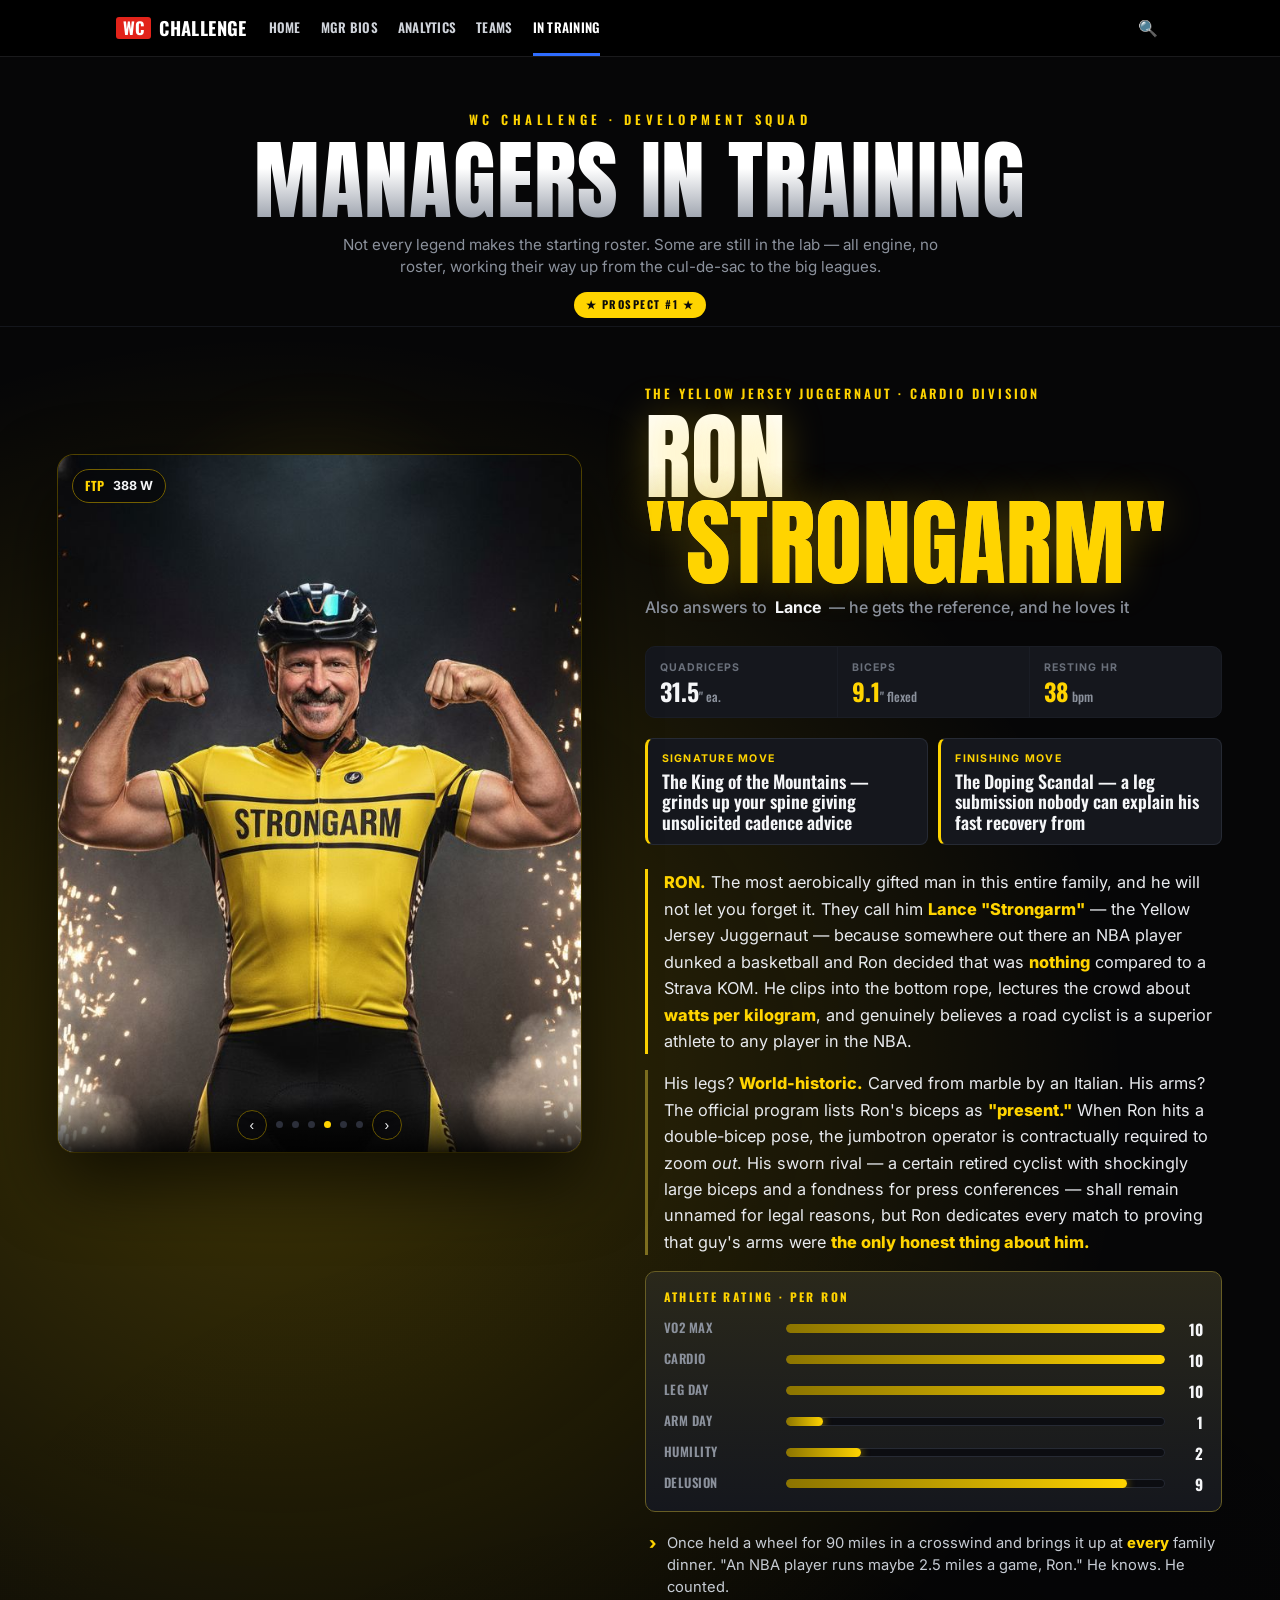
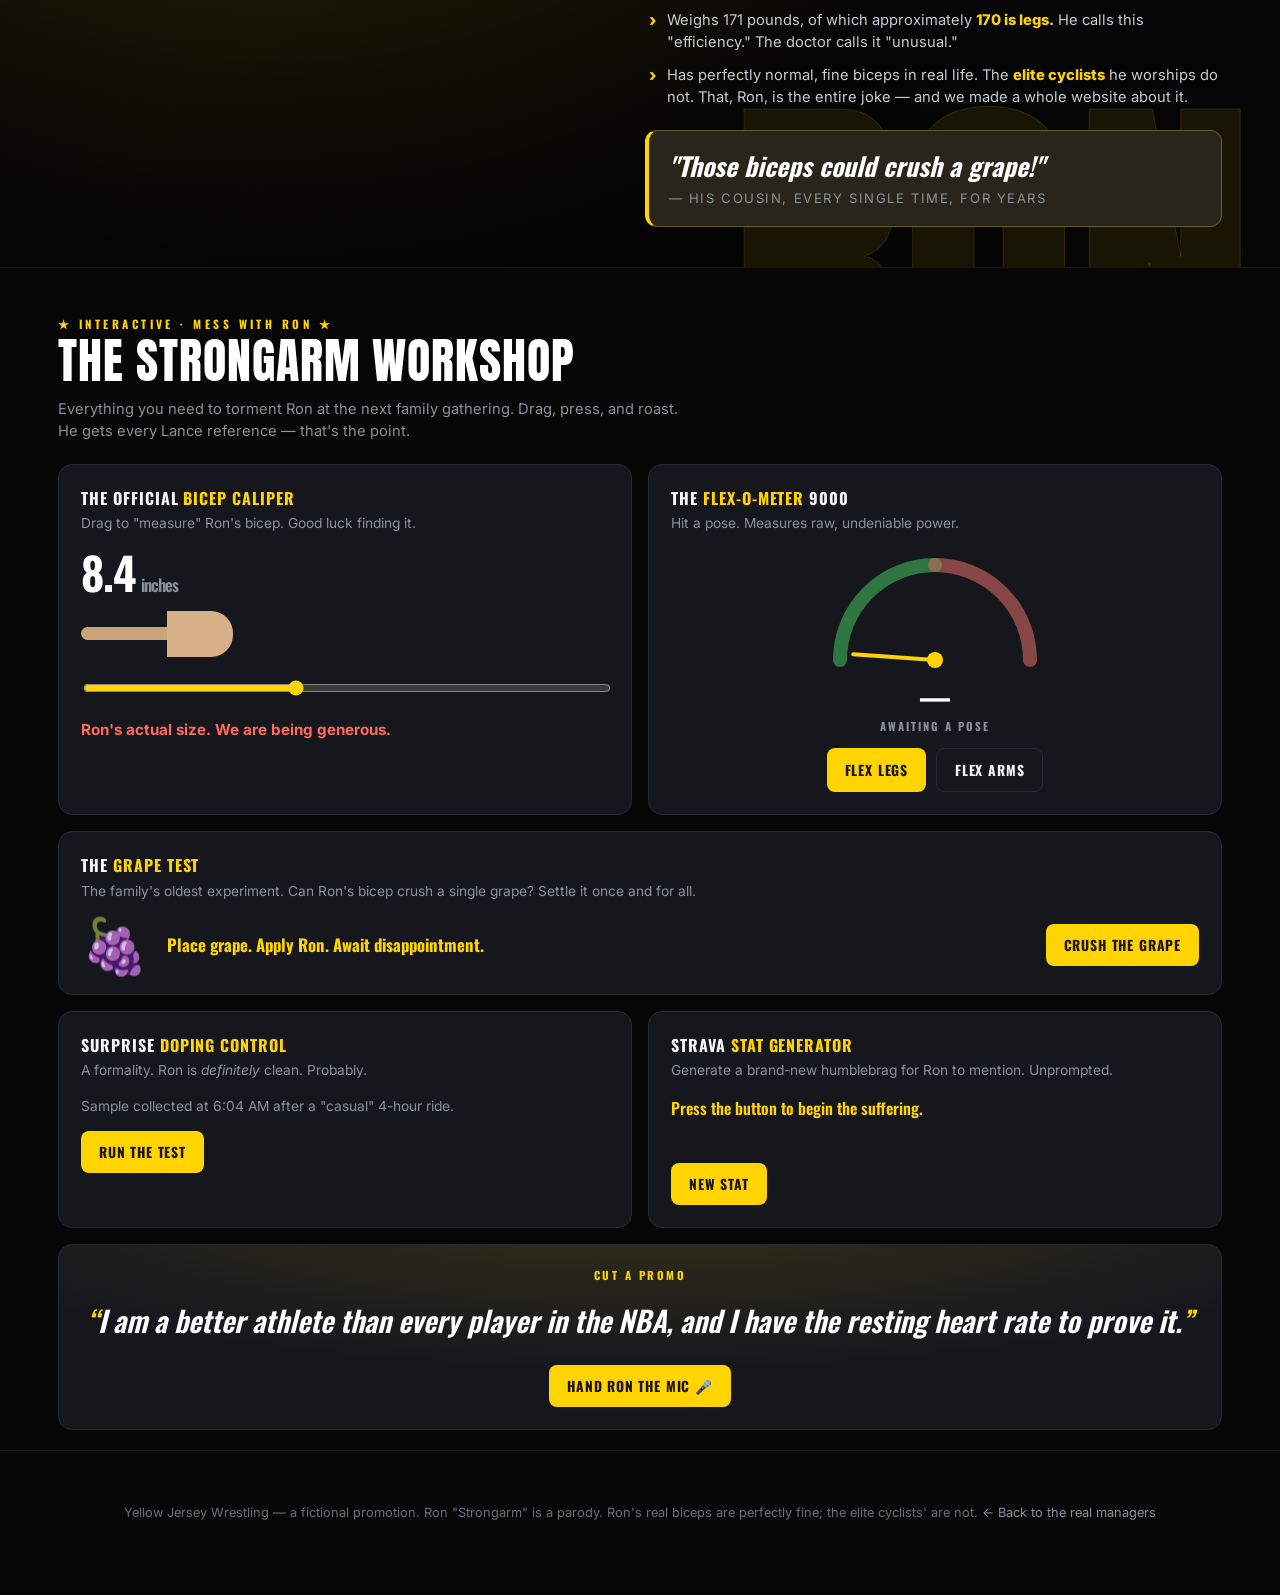
<file: site/training.html>
<!DOCTYPE html>
<html lang="en">
<head>
  <meta charset="UTF-8" />
  <meta name="viewport" content="width=device-width, initial-scale=1.0" />
  <title>WC Challenge — Managers in Training</title>
  <meta name="description" content="The development squad. One man. One bicep. A dream. Meet Ron 'Strongarm', the Yellow Jersey Juggernaut." />
  <link rel="icon" href="data:image/svg+xml,%3Csvg xmlns='http://www.w3.org/2000/svg' viewBox='0 0 32 32'%3E%3Crect width='32' height='32' rx='5' fill='%23e2231a'/%3E%3Ctext x='16' y='22' font-family='Arial,sans-serif' font-size='15' font-weight='bold' text-anchor='middle' fill='white'%3EWC%3C/text%3E%3C/svg%3E" />
  <link rel="preconnect" href="https://fonts.googleapis.com" />
  <link rel="preconnect" href="https://fonts.gstatic.com" crossorigin />
  <link href="https://fonts.googleapis.com/css2?family=Oswald:wght@500;600;700&family=Anton&family=Inter:wght@400;500;600;700;800&display=swap" rel="stylesheet" />
  <link rel="stylesheet" href="style.css" />

  <style>
    /* ============================================================
       MANAGERS IN TRAINING — Ron "Strongarm", on the WC dark theme.
       Reuses the shared topbar/flags from style.css; --c is his
       cycling yellow, echoing the bios page's owner-color system.
       ============================================================ */
    body { background: #060607; }
    :root { --c: #ffd400; }

    /* ---- page intro ---- */
    .train-hero { max-width: 1200px; margin: 0 auto; padding: 54px 18px 8px; text-align: center; }
    .train-hero .kicker {
      font-family: "Oswald", sans-serif; text-transform: uppercase; letter-spacing: .35em;
      font-size: .8rem; color: var(--c); font-weight: 600;
    }
    .train-hero h1 {
      font-family: "Anton", "Oswald", sans-serif; font-weight: 400;
      font-size: clamp(2.6rem, 8vw, 5.5rem); line-height: .92; margin: .12em 0 .15em;
      letter-spacing: .01em; text-transform: uppercase;
      background: linear-gradient(180deg, #fff 35%, #9aa0ab); -webkit-background-clip: text;
      background-clip: text; color: transparent;
    }
    .train-hero p { color: var(--muted); max-width: 600px; margin: 0 auto; font-size: .95rem; }
    .train-hero .dev-badge {
      display: inline-block; margin-top: 14px; font-family: "Oswald", sans-serif;
      text-transform: uppercase; letter-spacing: .14em; font-size: .68rem; font-weight: 700;
      color: #0a0a0b; background: var(--c); padding: 5px 12px; border-radius: 999px;
    }

    /* ============ BIO SECTION (mirrors bios.html) ============ */
    .bio {
      position: relative; display: flex; align-items: center;
      padding: 56px 0 40px; overflow: hidden;
      border-top: 1px solid #14161c; scroll-margin-top: 56px;
    }
    .bio::before {
      content: ""; position: absolute; inset: 0; z-index: 0; pointer-events: none;
      background:
        radial-gradient(120% 90% at 22% 50%, color-mix(in srgb, var(--c) 22%, transparent) 0%, transparent 55%),
        radial-gradient(140% 120% at 50% 120%, rgba(0,0,0,.6), transparent 60%);
    }
    .bio::after {
      content: "RON"; position: absolute; z-index: 0; pointer-events: none;
      right: 2%; bottom: -8%; font-family: "Anton", sans-serif;
      font-size: clamp(10rem, 28vw, 28rem); line-height: .7;
      color: color-mix(in srgb, var(--c) 8%, transparent);
      -webkit-text-stroke: 1px color-mix(in srgb, var(--c) 13%, transparent);
    }
    .bio-inner {
      position: relative; z-index: 1; max-width: 1200px; margin: 0 auto; padding: 0 18px; width: 100%;
      display: grid; grid-template-columns: minmax(280px, 0.95fr) 1.05fr;
      gap: clamp(24px, 5vw, 72px); align-items: start;
    }
    .bio-portrait { position: relative; }
    .bio-portrait .glow {
      position: absolute; inset: -6% -4%; z-index: 0; border-radius: 24px;
      background: radial-gradient(60% 60% at 50% 40%, color-mix(in srgb, var(--c) 50%, transparent), transparent 70%);
      filter: blur(38px); opacity: .5;
    }
    .bio-portrait img {
      position: relative; z-index: 1; width: 100%; display: block; border-radius: 16px;
      aspect-ratio: 3 / 4; object-fit: cover; object-position: top center;
      box-shadow: 0 30px 70px rgba(0,0,0,.65), 0 0 0 1px color-mix(in srgb, var(--c) 35%, #000);
    }
    .pose-band {
      position: absolute; z-index: 2; left: 0; right: 0; bottom: 0; padding: 12px;
      display: flex; gap: 9px; justify-content: center; align-items: center;
      background: linear-gradient(0deg, rgba(0,0,0,.85), transparent); border-radius: 0 0 16px 16px;
    }
    .pose-band button {
      width: 30px; height: 30px; border-radius: 50%; cursor: pointer; font-size: 14px; line-height: 1;
      background: rgba(8,9,12,.7); border: 1px solid color-mix(in srgb, var(--c) 40%, #000); color: var(--text);
    }
    .pose-band button:hover { border-color: var(--c); color: var(--c); }
    .pose-band .dot { width: 7px; height: 7px; border-radius: 50%; background: #2c2f3a; }
    .pose-band .dot.on { background: var(--c); }
    .tier1-badge {
      position: absolute; z-index: 2; left: 14px; top: 14px;
      display: inline-flex; align-items: center; gap: 8px;
      background: rgba(8,9,12,.82); backdrop-filter: blur(6px);
      border: 1px solid color-mix(in srgb, var(--c) 45%, #000);
      padding: 7px 12px; border-radius: 999px; font-size: .78rem; font-weight: 700;
    }
    .tier1-badge .lbl { color: var(--c); font-family: "Oswald",sans-serif; letter-spacing: .05em; }

    .bio-main { min-width: 0; }
    .bio-persona {
      display: inline-block; font-family: "Oswald", sans-serif; text-transform: uppercase;
      letter-spacing: .22em; font-size: .8rem; font-weight: 600; color: var(--c); padding-bottom: 10px;
    }
    .bio-ringname {
      font-family: "Anton", "Oswald", sans-serif; font-weight: 400; text-transform: uppercase;
      font-size: clamp(2.7rem, 7.5vw, 6rem); line-height: .9; margin: 0; letter-spacing: .005em;
      background: linear-gradient(180deg, #ffffff 30%, color-mix(in srgb, var(--c) 70%, #6b7079));
      -webkit-background-clip: text; background-clip: text; color: transparent;
      text-shadow: 0 0 40px color-mix(in srgb, var(--c) 25%, transparent);
    }
    .bio-ringname em { font-style: normal; -webkit-text-fill-color: var(--c); }
    .bio-realname { display: block; margin-top: 10px; color: var(--muted); font-size: 1rem; font-weight: 500; }
    .bio-realname b { color: var(--text); font-weight: 700; }

    .bio-stats {
      display: grid; grid-template-columns: repeat(3, 1fr); gap: 1px; margin: 26px 0 0;
      background: #1a1d25; border: 1px solid #1a1d25; border-radius: 10px; overflow: hidden;
    }
    .stat { background: var(--surface); padding: 13px 14px; }
    .stat .k { font-size: .66rem; text-transform: uppercase; letter-spacing: .1em; color: var(--muted-2); font-weight: 700; }
    .stat .v { font-family: "Oswald", sans-serif; font-size: 1.5rem; font-weight: 700; color: var(--text); line-height: 1.1; margin-top: 3px; }
    .stat .v small { font-size: .8rem; color: var(--muted); font-weight: 500; }
    .stat.accent .v { color: var(--c); }

    .bio-moves { display: grid; grid-template-columns: 1fr 1fr; gap: 10px; margin-top: 20px; }
    .move { border: 1px solid var(--line); border-left: 3px solid var(--c); border-radius: 8px; padding: 12px 14px; background: var(--surface); }
    .move .k { font-size: .66rem; text-transform: uppercase; letter-spacing: .12em; color: var(--c); font-weight: 700; }
    .move .v { font-family: "Oswald", sans-serif; font-size: 1.12rem; font-weight: 600; color: var(--text); margin-top: 4px; line-height: 1.15; }

    .bio-content { margin-top: 24px; }
    .bio-content b { color: var(--c); font-weight: 800; }
    .bio-lead { margin: 0 0 16px; color: #e8eaee; font-size: 1.02rem; line-height: 1.62; border-left: 3px solid var(--c); padding-left: 16px; }
    .bio-lead + .bio-lead { border-left-color: color-mix(in srgb, var(--c) 40%, var(--line)); }

    .bio-ratings { margin-top: 4px; padding: 16px 18px; background: linear-gradient(180deg, color-mix(in srgb, var(--c) 9%, var(--surface)), var(--surface)); border: 1px solid color-mix(in srgb, var(--c) 30%, var(--line)); border-radius: 10px; }
    .ratings-label { display: block; font-family: "Oswald", sans-serif; text-transform: uppercase; letter-spacing: .2em; font-size: .74rem; font-weight: 700; color: var(--c); margin-bottom: 12px; }
    .ratings-grid { display: grid; gap: 9px; }
    .rating { display: grid; grid-template-columns: 110px 1fr 26px; align-items: center; gap: 12px; }
    .r-name { font-family: "Oswald", sans-serif; text-transform: uppercase; letter-spacing: .04em; font-size: .8rem; font-weight: 600; color: var(--muted); white-space: nowrap; }
    .r-bar { height: 9px; border-radius: 999px; background: #0c0d11; box-shadow: inset 0 0 0 1px var(--line); overflow: hidden; }
    .r-fill { display: block; height: 100%; border-radius: 999px; background: linear-gradient(90deg, color-mix(in srgb, var(--c) 55%, #000), var(--c)); box-shadow: 0 0 10px color-mix(in srgb, var(--c) 60%, transparent); }
    .r-val { font-family: "Oswald", sans-serif; font-weight: 700; font-size: .95rem; color: var(--text); text-align: right; }

    .bio-bullets { list-style: none; margin: 20px 0 0; padding: 0; display: flex; flex-direction: column; gap: 11px; }
    .bio-bullets li { position: relative; padding-left: 22px; color: #c7ccd4; font-size: .92rem; line-height: 1.5; }
    .bio-bullets li::before { content: "›"; position: absolute; left: 4px; top: -1px; color: var(--c); font-weight: 800; font-size: 1.05rem; }
    .bio-bullets b { color: var(--c); font-weight: 800; }

    /* the cousin's catchphrase — featured pull quote */
    .grape-quote {
      margin-top: 22px; padding: 18px 20px; border-radius: 12px;
      background: color-mix(in srgb, var(--c) 8%, var(--surface));
      border: 1px solid color-mix(in srgb, var(--c) 28%, var(--line)); border-left: 4px solid var(--c);
    }
    .grape-quote .q { font-family: "Oswald", sans-serif; font-size: clamp(1.15rem, 2.6vw, 1.6rem); font-weight: 700; font-style: italic; color: #fff; line-height: 1.25; }
    .grape-quote .by { margin-top: 8px; color: var(--muted); font-size: .82rem; text-transform: uppercase; letter-spacing: .12em; }

    /* ============ WORKSHOP (interactive widgets) ============ */
    .workshop { border-top: 1px solid #14161c; padding: 48px 0 20px; }
    .workshop-head { max-width: 1200px; margin: 0 auto 22px; padding: 0 18px; }
    .workshop-head .kicker { font-family: "Oswald", sans-serif; text-transform: uppercase; letter-spacing: .3em; font-size: .72rem; color: var(--c); font-weight: 700; }
    .workshop-head h2 { font-family: "Anton", sans-serif; font-weight: 400; text-transform: uppercase; font-size: clamp(1.8rem, 5vw, 3rem); line-height: .95; margin: 6px 0 4px; color: #fff; }
    .workshop-head p { color: var(--muted); font-size: .92rem; max-width: 620px; }

    .toys { max-width: 1200px; margin: 0 auto; padding: 0 18px; display: grid; grid-template-columns: 1fr 1fr; gap: 16px; }
    .toy { background: var(--surface); border: 1px solid var(--line); border-radius: 14px; padding: 22px; position: relative; overflow: hidden; }
    .toy h3 { font-family: "Oswald", sans-serif; text-transform: uppercase; letter-spacing: .06em; font-size: 1rem; font-weight: 700; color: var(--text); margin: 0 0 4px; }
    .toy h3 .em { color: var(--c); }
    .toy .hint { color: var(--muted); font-size: .86rem; margin-bottom: 16px; }
    .toy.wide { grid-column: 1 / -1; }

    .btn { background: var(--c); color: #1a1400; border: none; font-family: "Oswald", sans-serif; font-weight: 700; text-transform: uppercase; letter-spacing: .06em; padding: 11px 18px; border-radius: 8px; cursor: pointer; font-size: .86rem; transition: transform .05s, filter .15s; }
    .btn:hover { filter: brightness(1.08); } .btn:active { transform: translateY(1px); }
    .btn.ghost { background: transparent; border: 1px solid var(--line); color: var(--text); }
    .btn.ghost:hover { border-color: var(--c); color: var(--c); }
    .btnrow { display: flex; gap: 10px; flex-wrap: wrap; margin-top: 14px; }

    /* caliper */
    .meter-num { font-family: "Oswald", sans-serif; font-size: 2.8rem; font-weight: 700; letter-spacing: -1px; line-height: 1; color: #fff; }
    .meter-num .unit { font-size: 1.05rem; color: var(--muted); font-weight: 600; margin-left: 6px; }
    .armviz { height: 50px; margin: 14px 0; display: flex; align-items: center; }
    .armviz .forearm { height: 13px; background: #caa37a; border-radius: 7px 0 0 7px; width: 86px; flex: none; }
    .armviz .bicep { background: #d8b088; border-radius: 0 22px 22px 0; transition: width .12s, height .12s; }
    input[type=range] { width: 100%; accent-color: var(--c); height: 26px; cursor: pointer; }
    .verdict { margin-top: 12px; font-weight: 700; min-height: 44px; font-size: .95rem; }
    .verdict.bad { color: #ff6a5e; } .verdict.ok { color: var(--c); }

    /* gauge */
    .gauge { width: 220px; height: 120px; margin: 6px auto 4px; }
    .needle { transform-origin: 110px 110px; transition: transform .9s cubic-bezier(.2,1.4,.4,1); }
    .readout { text-align: center; font-family: "Oswald", sans-serif; font-size: 1.9rem; font-weight: 700; color: #fff; }
    .readout small { display: block; font-size: .7rem; letter-spacing: .18em; color: var(--muted); text-transform: uppercase; font-weight: 700; }
    .gauge-wrap .btnrow { justify-content: center; }

    /* grape */
    .grape-stage { display: flex; align-items: center; gap: 18px; flex-wrap: wrap; }
    .grape { font-size: 3.4rem; line-height: 1; transition: transform .15s; transform-origin: center; }
    .grape.squeeze { animation: nope .5s ease; }
    @keyframes nope { 0%,100% { transform: scale(1) rotate(0); } 30% { transform: scale(1.06) rotate(-4deg); } 60% { transform: scale(1.02) rotate(3deg); } }
    .grape-verdict { font-family: "Oswald", sans-serif; font-weight: 700; font-size: 1.05rem; color: var(--c); flex: 1; min-width: 200px; }

    /* doping */
    .stamp { display: inline-block; margin-top: 12px; border: 3px solid #ff6a5e; color: #ff6a5e; font-family: "Oswald", sans-serif; font-weight: 700; letter-spacing: .12em; text-transform: uppercase; padding: 6px 14px; border-radius: 6px; transform: rotate(-7deg); opacity: 0; transition: opacity .2s; }
    .stamp.show { opacity: 1; } .stamp.clean { border-color: #39d353; color: #39d353; }

    /* promo */
    .promo { text-align: center; background: radial-gradient(800px 200px at 50% -40%, color-mix(in srgb, var(--c) 16%, transparent), transparent), var(--surface); }
    .promo .mic { font-family: "Oswald", sans-serif; font-size: clamp(1.15rem, 3vw, 1.8rem); font-weight: 600; font-style: italic; color: #fff; min-height: 76px; display: flex; align-items: center; justify-content: center; transition: opacity .12s; }
    .promo .mic::before { content: "“"; color: var(--c); } .promo .mic::after { content: "”"; color: var(--c); }
    .promo .btn { margin-top: 6px; }

    .train-foot { text-align: center; color: var(--muted-2); font-size: .8rem; padding: 40px 18px 60px; border-top: 1px solid #14161c; }
    .train-foot a { color: var(--muted); } .train-foot a:hover { color: #fff; }

    @media (min-width: 861px) { .bio-portrait { position: sticky; top: 72px; } }
    @media (max-width: 860px) {
      .bio-inner { grid-template-columns: 1fr; gap: 26px; }
      .bio-portrait img { max-width: 420px; margin: 0 auto; }
      .toys { grid-template-columns: 1fr; }
    }
    @media (max-width: 460px) { .bio-stats { grid-template-columns: 1fr 1fr; } .bio-moves { grid-template-columns: 1fr; } }
  </style>
</head>
<body>

  <!-- ============ TOP NAV ============ -->
  <header class="topbar">
    <div class="topbar-inner">
      <a class="brand" href="index.html" aria-label="WC Challenge home">
        <span class="brand-mark">WC</span>
        <span class="brand-word">CHALLENGE</span>
      </a>
      <nav class="mainnav" aria-label="Primary">
        <a href="index.html">HOME</a>
        <a href="bios.html">MGR BIOS</a>
        <a href="analytics.html">ANALYTICS</a>
        <a href="teams.html">TEAMS</a>
        <a href="training.html" class="active">IN TRAINING</a>
      </nav>
      <div class="topbar-actions">
        <button class="icon-btn" aria-label="Search">🔍</button>
        <button class="icon-btn" aria-label="Menu">☰</button>
      </div>
    </div>
  </header>

  <!-- ============ INTRO ============ -->
  <div class="train-hero">
    <div class="kicker">WC Challenge · Development Squad</div>
    <h1>Managers in Training</h1>
    <p>Not every legend makes the starting roster. Some are still in the lab — all engine, no roster, working their way up from the cul-de-sac to the big leagues.</p>
    <span class="dev-badge">★ Prospect #1 ★</span>
  </div>

  <!-- ============ RON'S BIO ============ -->
  <section class="bio" id="ron">
    <div class="bio-inner">
      <div class="bio-portrait">
        <span class="glow"></span>
        <img id="portrait" src="assets/portraits/wwe/ron_wwe_4.jpg" alt="Ron as Ron 'Strongarm', WWE-style cyclist wrestler" />
        <span class="tier1-badge"><span class="lbl">FTP</span> 388 W</span>
        <div class="pose-band">
          <button id="prev" title="Previous pose">‹</button>
          <span class="dot"></span><span class="dot"></span><span class="dot"></span>
          <span class="dot on"></span><span class="dot"></span><span class="dot"></span>
          <button id="next" title="Next pose">›</button>
        </div>
      </div>

      <div class="bio-main">
        <span class="bio-persona">The Yellow Jersey Juggernaut · Cardio Division</span>
        <h2 class="bio-ringname">RON <em>"STRONGARM"</em></h2>
        <span class="bio-realname">Also answers to &nbsp;<b>Lance</b> &nbsp;— he gets the reference, and he loves it</span>

        <div class="bio-stats">
          <div class="stat"><div class="k">Quadriceps</div><div class="v">31.5<small>" ea.</small></div></div>
          <div class="stat accent"><div class="k">Biceps</div><div class="v">9.1<small>" flexed</small></div></div>
          <div class="stat accent"><div class="k">Resting HR</div><div class="v">38<small> bpm</small></div></div>
        </div>

        <div class="bio-moves">
          <div class="move"><div class="k">Signature Move</div><div class="v">The King of the Mountains — grinds up your spine giving unsolicited cadence advice</div></div>
          <div class="move"><div class="k">Finishing Move</div><div class="v">The Doping Scandal — a leg submission nobody can explain his fast recovery from</div></div>
        </div>

        <div class="bio-content">
          <p class="bio-lead"><b>RON.</b> The most aerobically gifted man in this entire family, and he will not let you forget it. They call him <b>Lance "Strongarm"</b> — the Yellow Jersey Juggernaut — because somewhere out there an NBA player dunked a basketball and Ron decided that was <b>nothing</b> compared to a Strava KOM. He clips into the bottom rope, lectures the crowd about <b>watts per kilogram</b>, and genuinely believes a road cyclist is a superior athlete to any player in the NBA.</p>
          <p class="bio-lead">His legs? <b>World-historic.</b> Carved from marble by an Italian. His arms? The official program lists Ron's biceps as <b>"present."</b> When Ron hits a double-bicep pose, the jumbotron operator is contractually required to zoom <i>out</i>. His sworn rival — a certain retired cyclist with shockingly large biceps and a fondness for press conferences — shall remain unnamed for legal reasons, but Ron dedicates every match to proving that guy's arms were <b>the only honest thing about him.</b></p>

          <div class="bio-ratings">
            <span class="ratings-label">Athlete Rating · per Ron</span>
            <div class="ratings-grid" id="ratings"></div>
          </div>

          <ul class="bio-bullets">
            <li>Once held a wheel for 90 miles in a crosswind and brings it up at <b>every</b> family dinner. "An NBA player runs maybe 2.5 miles a game, Ron." He knows. He counted.</li>
            <li>Weighs 171 pounds, of which approximately <b>170 is legs.</b> He calls this "efficiency." The doctor calls it "unusual."</li>
            <li>Has perfectly normal, fine biceps in real life. The <b>elite cyclists</b> he worships do not. That, Ron, is the entire joke — and we made a whole website about it.</li>
          </ul>

          <div class="grape-quote">
            <div class="q">"Those biceps could crush a grape!"</div>
            <div class="by">— his cousin, every single time, for years</div>
          </div>
        </div>
      </div>
    </div>
  </section>

  <!-- ============ WORKSHOP ============ -->
  <div class="workshop">
    <div class="workshop-head">
      <div class="kicker">★ Interactive · Mess With Ron ★</div>
      <h2>The Strongarm Workshop</h2>
      <p>Everything you need to torment Ron at the next family gathering. Drag, press, and roast. He gets every Lance reference — that's the point.</p>
    </div>

    <div class="toys">
      <!-- Bicep caliper -->
      <div class="toy">
        <h3>The Official <span class="em">Bicep Caliper</span></h3>
        <div class="hint">Drag to "measure" Ron's bicep. Good luck finding it.</div>
        <div class="meter-num"><span id="bicepVal">9.1</span><span class="unit">inches</span></div>
        <div class="armviz"><div class="forearm"></div><div class="bicep" id="bicepViz" style="width:54px;height:34px"></div></div>
        <input type="range" id="bicepSlider" min="0" max="100" value="40" />
        <div class="verdict bad" id="bicepVerdict">Suspiciously small for an "elite athlete."</div>
      </div>

      <!-- Flex / Watt gauge -->
      <div class="toy gauge-wrap">
        <h3>The <span class="em">Flex-O-Meter</span> 9000</h3>
        <div class="hint">Hit a pose. Measures raw, undeniable power.</div>
        <div class="gauge">
          <svg viewBox="0 0 220 120" width="220" height="120">
            <path d="M15 110 A95 95 0 0 1 205 110" fill="none" stroke="#262a34" stroke-width="14" stroke-linecap="round"/>
            <path d="M15 110 A95 95 0 0 1 110 15" fill="none" stroke="#39d353" stroke-width="14" stroke-linecap="round" opacity=".45"/>
            <path d="M110 15 A95 95 0 0 1 205 110" fill="none" stroke="#ff6a5e" stroke-width="14" stroke-linecap="round" opacity=".45"/>
            <line class="needle" id="needle" x1="110" y1="110" x2="110" y2="28" stroke="#ffd400" stroke-width="4" stroke-linecap="round"/>
            <circle cx="110" cy="110" r="8" fill="#ffd400"/>
          </svg>
        </div>
        <div class="readout"><span id="wattVal">—</span><small id="wattLbl">awaiting a pose</small></div>
        <div class="btnrow"><button class="btn" id="flexLegs">Flex Legs</button><button class="btn ghost" id="flexArms">Flex Arms</button></div>
      </div>

      <!-- Grape test (the cousin's catchphrase) -->
      <div class="toy wide">
        <h3>The <span class="em">Grape Test</span></h3>
        <div class="hint">The family's oldest experiment. Can Ron's bicep crush a single grape? Settle it once and for all.</div>
        <div class="grape-stage">
          <div class="grape" id="grape">🍇</div>
          <div class="grape-verdict" id="grapeVerdict">Place grape. Apply Ron. Await disappointment.</div>
          <button class="btn" id="grapeBtn">Crush The Grape</button>
        </div>
      </div>

      <!-- Doping test -->
      <div class="toy">
        <h3>Surprise <span class="em">Doping Control</span></h3>
        <div class="hint">A formality. Ron is <i>definitely</i> clean. Probably.</div>
        <p style="color:var(--muted);font-size:.86rem;margin:0">Sample collected at 6:04 AM after a "casual" 4-hour ride.</p>
        <div class="btnrow"><button class="btn" id="dopeBtn">Run The Test</button></div>
        <div id="dopeResult" style="margin-top:6px"></div>
      </div>

      <!-- Stat generator -->
      <div class="toy">
        <h3>Strava <span class="em">Stat Generator</span></h3>
        <div class="hint">Generate a brand-new humblebrag for Ron to mention. Unprompted.</div>
        <div id="statLine" style="font-family:'Oswald',sans-serif;font-weight:600;min-height:52px;color:var(--c);font-size:1rem">Press the button to begin the suffering.</div>
        <div class="btnrow"><button class="btn" id="statBtn">New Stat</button></div>
      </div>

      <!-- Promo -->
      <div class="toy wide promo">
        <div class="kicker" style="font-family:'Oswald',sans-serif;text-transform:uppercase;letter-spacing:.22em;font-size:.7rem;color:var(--c);font-weight:700">Cut A Promo</div>
        <div class="mic" id="promo">I am a better athlete than every player in the NBA, and I have the resting heart rate to prove it.</div>
        <button class="btn" id="promoBtn">Hand Ron The Mic 🎤</button>
      </div>
    </div>
  </div>

  <footer class="train-foot">
    <p>Yellow Jersey Wrestling — a fictional promotion. Ron "Strongarm" is a parody. Ron's real biceps are perfectly fine; the elite cyclists' are not. <a href="bios.html">← Back to the real managers</a></p>
  </footer>

  <script src="nav.js"></script>
  <script>
    /* ---------- Athlete rating bars ---------- */
    const RATINGS = { "VO2 Max": 10, "Cardio": 10, "Leg Day": 10, "Arm Day": 1, "Humility": 2, "Delusion": 9 };
    document.getElementById('ratings').innerHTML = Object.entries(RATINGS).map(([k,v]) =>
      `<div class="rating"><span class="r-name">${k}</span><span class="r-bar"><span class="r-fill" style="width:${v*10}%"></span></span><span class="r-val">${v}</span></div>`
    ).join('');

    /* ---------- Portrait swapper ---------- */
    const poses = [1,2,3,4,5,6];
    let pi = 3;
    const img = document.getElementById('portrait');
    const dots = [...document.querySelectorAll('.pose-band .dot')];
    function renderPose(){ img.src = 'assets/portraits/wwe/ron_wwe_' + poses[pi] + '.jpg'; dots.forEach((d,i)=>d.classList.toggle('on', i===pi)); }
    document.getElementById('next').onclick = ()=>{ pi=(pi+1)%poses.length; renderPose(); };
    document.getElementById('prev').onclick = ()=>{ pi=(pi+poses.length-1)%poses.length; renderPose(); };

    /* ---------- Bicep caliper ---------- */
    const slider = document.getElementById('bicepSlider');
    const bicepVal = document.getElementById('bicepVal');
    const bicepViz = document.getElementById('bicepViz');
    const bicepVerdict = document.getElementById('bicepVerdict');
    function bicepVerdictText(v){
      if(v < 5)  return {t:"That's not an arm. That's a grape stem.", c:'bad'};
      if(v < 8)  return {t:"Suspiciously small for an \"elite athlete.\"", c:'bad'};
      if(v < 11) return {t:"Ron's actual size. We are being generous.", c:'bad'};
      if(v < 15) return {t:"Now you're just lying for him.", c:'ok'};
      return {t:"Impossible. The caliper is broken. Recall it.", c:'ok'};
    }
    function updateBicep(){
      const pct = +slider.value;
      const inches = (2 + pct*0.16).toFixed(1);
      bicepVal.textContent = inches;
      bicepViz.style.width = (30 + pct*0.9) + 'px';
      bicepViz.style.height = (18 + pct*0.7) + 'px';
      const verd = bicepVerdictText(+inches);
      bicepVerdict.textContent = verd.t; bicepVerdict.className = 'verdict ' + verd.c;
    }
    slider.addEventListener('input', updateBicep); updateBicep();

    /* ---------- Flex-O-Meter ---------- */
    const needle = document.getElementById('needle');
    const wattVal = document.getElementById('wattVal');
    const wattLbl = document.getElementById('wattLbl');
    const point = (deg)=> needle.style.transform = 'rotate(' + deg + 'deg)';
    document.getElementById('flexLegs').onclick = ()=>{ point(78); wattVal.textContent = (1900 + Math.floor(Math.random()*900)) + ' W'; wattLbl.textContent = 'LEG DAY — UNFATHOMABLE'; };
    document.getElementById('flexArms').onclick = ()=>{ point(-82 + Math.random()*6); wattVal.textContent = (Math.floor(Math.random()*4)+1) + ' W'; wattLbl.textContent = 'ARM DAY — please stop'; };
    point(-86);

    /* ---------- Grape Test ---------- */
    const grape = document.getElementById('grape');
    const grapeVerdict = document.getElementById('grapeVerdict');
    const grapeLines = [
      "The grape is fine. The grape was never in danger.",
      "Ron flexed. The grape filed a noise complaint.",
      "Result: grape 1, Ron 0. As it has always been.",
      "The grape didn't even notice. It's still a grape.",
      "Bicep engaged. Grape: structurally unbothered.",
      "Ron's legs could crush the whole vineyard. His arms? Not this grape.",
    ];
    let gi = -1;
    document.getElementById('grapeBtn').onclick = ()=>{
      grape.classList.remove('squeeze'); void grape.offsetWidth; grape.classList.add('squeeze');
      let n; do { n = Math.floor(Math.random()*grapeLines.length); } while(n===gi); gi=n;
      grapeVerdict.textContent = grapeLines[n];
    };

    /* ---------- Doping control ---------- */
    const dopeResult = document.getElementById('dopeResult');
    const dopeOutcomes = [
      {txt:'INCONCLUSIVE', clean:false, note:'Sample was "lost." Again.'},
      {txt:'NEEDS RETEST', clean:false, note:'Hematocrit described by the lab as "rude."'},
      {txt:'SOMEHOW CLEAN', clean:true,  note:'Suspiciously, immaculately clean.'},
      {txt:'INCONCLUSIVE', clean:false, note:'B-sample ate the A-sample.'},
      {txt:'PENDING APPEAL', clean:false, note:'Ron has retained 4 lawyers and a saddle.'},
    ];
    document.getElementById('dopeBtn').onclick = ()=>{
      const o = dopeOutcomes[Math.floor(Math.random()*dopeOutcomes.length)];
      dopeResult.innerHTML = '<span class="stamp ' + (o.clean?'clean':'') + '">' + o.txt + '</span>' +
        '<div style="color:var(--muted);font-size:.84rem;margin-top:8px">' + o.note + '</div>';
      const stamp = dopeResult.querySelector('.stamp'); requestAnimationFrame(()=>stamp.classList.add('show'));
    };

    /* ---------- Strava stat generator ---------- */
    const statLine = document.getElementById('statLine');
    const stats = [
      'Ron would like you to know his resting heart rate is 38. An NBA point guard\'s is, what, 60? Pathetic.',
      'Climbed 11,400 feet this morning. Before coffee. What did LeBron do before his coffee?',
      'Ron\'s functional threshold power is 388 watts. Do you even know what a watt is? He thought not.',
      'Held a wheel for 90 miles in a crosswind. A basketball player runs maybe 2.5 miles a game.',
      'Ron weighs 171 pounds and 170 of it is legs. That is called efficiency.',
      'Took a KOM today off a 19-year-old. The kid cried. The watts don\'t lie.',
      'Ron\'s VO2 max is 71. The average dunk contestant? Couldn\'t tell you, they were busy being weak.',
      'Negative-split a century ride. Name one NBA player who has negative-split anything.',
    ];
    let li = -1;
    document.getElementById('statBtn').onclick = ()=>{ let n; do { n = Math.floor(Math.random()*stats.length); } while(n===li); li=n; statLine.textContent = stats[n]; };

    /* ---------- Promo / trash talk ---------- */
    const promo = document.getElementById('promo');
    const promos = [
      'I am a better athlete than every player in the NBA, and I have the resting heart rate to prove it.',
      'You want to talk about a vertical leap? I climbed an actual mountain. On a bicycle. Twice.',
      'They gave me a polka-dot jersey because I am the King of the Mountains. They gave you a participation dunk.',
      'My legs are insured for more than your contract. My arms are insured for "sentimental value."',
      'Watts per kilogram. Say it with me. Watts. Per. Kilogram. The only stat that matters, and I have all of them.',
      'A certain cyclist had giant biceps and a giant secret. I have neither. I am the honest king of cardio.',
      'You play 48 minutes with timeouts. I suffer for 5 hours with no brakes and no friends. Respect it.',
      'Go ahead, tell me again my biceps could crush a grape. The grape is fine. My FTP is not your business.',
    ];
    let mi = 0;
    document.getElementById('promoBtn').onclick = ()=>{ let n; do { n = Math.floor(Math.random()*promos.length); } while(n===mi); mi=n; promo.style.opacity = 0; setTimeout(()=>{ promo.textContent = promos[n]; promo.style.opacity = 1; }, 120); };
  </script>
</body>
</html>
</file>
<file: site/style.css>
/* ============================================================
   WC Challenge — Fox Sports–style design system
   Dark theme, Oswald condensed display, blue/red accents.
   ============================================================ */
:root {
  --bg:        #0a0a0b;
  --bg-soft:   #101218;
  --surface:   #15171d;
  --surface-2: #1b1e26;
  --surface-3: #21252f;
  --line:      #262a34;
  --line-soft: #1d212a;
  --text:      #f5f6f8;
  --muted:     #8b919c;
  --muted-2:   #6a707b;
  --blue:      #1452cc;
  --blue-br:   #2f6dff;
  --red:       #e2231a;
  --green:     #28c060;
  --down:      #ec4444;
  --gold:      #f4c430;
  --radius:    6px;
  --maxw:      1080px;
}
* { box-sizing: border-box; }
html { scroll-behavior: smooth; }
body {
  margin: 0;
  background: var(--bg);
  color: var(--text);
  font-family: "Inter", -apple-system, BlinkMacSystemFont, "Segoe UI", Roboto, sans-serif;
  font-size: 15px;
  line-height: 1.45;
  -webkit-font-smoothing: antialiased;
}
a { color: inherit; text-decoration: none; }
.wrap { max-width: var(--maxw); margin: 0 auto; padding: 0 16px; }
.loading, .ticker-loading { color: var(--muted); font-size: .85rem; padding: 14px 2px; }
.flag {
  display: inline-block;
  width: 21px;
  height: 16px;
  margin-right: 7px;
  vertical-align: -2px;
  border-radius: 2px;
  object-fit: cover;
  box-shadow: 0 0 0 1px rgba(255, 255, 255, .08);
}
.boot-meta .flag { width: 16px; height: 12px; margin-right: 5px; vertical-align: -1px; }
.tick-team .flag { width: 40px; height: 30px; margin-right: 0; }

/* display headers use Oswald, condensed + uppercase */
h1, h2, .brand-word, .mainnav a, .block-head h2, .ticker-label, .leaguebar-name {
  font-family: "Oswald", "Inter", sans-serif;
  text-transform: uppercase;
  letter-spacing: .02em;
}

/* ---------------- TOP NAV ---------------- */
.topbar {
  position: sticky; top: 0; z-index: 50;
  background: #000;
  border-bottom: 1px solid #1a1a1c;
}
.topbar-inner {
  max-width: var(--maxw); margin: 0 auto;
  height: 56px; padding: 0 16px;
  display: flex; align-items: center; gap: 22px;
}
.brand { display: flex; align-items: center; gap: 8px; font-weight: 700; }
.brand-mark {
  background: var(--red); color: #fff;
  font-family: "Oswald", sans-serif; font-weight: 700;
  padding: 3px 7px; border-radius: 3px; font-size: 1.05rem; line-height: 1;
  letter-spacing: .01em;
}
.brand-word { font-size: 1.15rem; font-weight: 700; color: #fff; }
.brand.small .brand-mark { font-size: .8rem; padding: 2px 5px; }
.brand.small .brand-word { font-size: .9rem; }

.mainnav { display: flex; gap: 20px; flex: 1; height: 100%; align-items: center; }
.mainnav a {
  font-size: .82rem; font-weight: 600; color: #cfd3da;
  height: 100%; display: flex; align-items: center;
  border-bottom: 3px solid transparent; padding-top: 3px;
  transition: color .15s, border-color .15s;
}
.mainnav a:hover { color: #fff; }
.mainnav a.active { color: #fff; border-bottom-color: var(--blue-br); }

.topbar-actions { display: flex; gap: 6px; }
.icon-btn {
  background: transparent; border: 0; color: #cfd3da; cursor: pointer;
  font-size: 1rem; padding: 6px; border-radius: 4px;
}
.icon-btn:hover { background: #1c1c1f; color: #fff; }
/* MENU is the mobile affordance for .mainnav; on desktop the full nav is visible
   inline, so hide the button there (shown again <=760px). Typographic, not an icon. */
.menu-btn {
  font-family: "Oswald", sans-serif; font-weight: 700; font-size: .78rem;
  letter-spacing: .08em; text-transform: uppercase; padding: 7px 12px;
  border: 1px solid #2a2a2e; border-radius: 4px;
}
.icon-btn[aria-label="Menu"] { display: none; }

/* ---------------- HERO BANNER ----------------
   Fox-style fixed-height header below the nav, above the ticker. A random illustration
   is set as a background-image (via app.js renderBanner). The image IS the container:
   banners are produced at the EXACT display size (1400x200, a 7:1 cinematic letterbox) —
   the generator face-crops each one to 7:1 so the faces are already framed. background-size:
   cover fills the box keeping the image's own proportions: because the box and the image
   share the 7:1 ratio, there's no vertical guillotine and no horizontal stretch — only a
   negligible side-trim when the viewport is narrower than 1400px. A bottom-up dark gradient
   keeps the overlaid text legible over any banner. Collapses (removed) only if it can't
   render at all. */
.hero-banner {
  position: relative;
  width: 100%; max-width: 1400px; margin: 0 auto;
  height: 200px;
  background-size: cover;            /* 7:1 image in a 7:1 box: negligible side-trim, no stretch */
  background-position: center;       /* centre the side-trim (mobile/narrow): keep the middle faces, not the left edge */
  background-repeat: no-repeat;
  background-color: #0c0e14;         /* fallback before/without an image */
  border-bottom: 1px solid var(--line);
  overflow: hidden;
  opacity: 0; transition: opacity .6s ease;
}
.hero-banner.loaded { opacity: 1; }
.hero-banner:empty { display: none; border: 0; }
/* Subtle dark gradient at the bottom so white text always reads clean. */
.hero-banner::after {
  content: ""; position: absolute; inset: 0; pointer-events: none;
  background: linear-gradient(transparent 40%, rgba(0, 0, 0, 0.6));
}
.hero-banner-kicker {
  position: absolute; top: 10px; left: 16px; z-index: 1;
  font-size: 11px; font-weight: 700; letter-spacing: .14em;
  text-transform: uppercase; color: #fff;
  text-shadow: 0 1px 3px rgba(0, 0, 0, .7);
}
.hero-banner-feature {
  position: absolute; left: 0; right: 0; bottom: 12px; z-index: 1;
  text-align: center; padding: 0 14px;
  font-size: 19px; font-weight: 800; letter-spacing: .04em;
  text-transform: uppercase; color: #fff;
  text-shadow: 0 1px 4px rgba(0, 0, 0, .8);
}
@media (max-width: 640px) {
  .hero-banner { height: 140px; }   /* same image, scaled down to the mobile slot */
  .hero-banner-kicker { top: 7px; left: 12px; font-size: 9px; }
  .hero-banner-feature { bottom: 8px; font-size: 13px; }
}

/* ---------------- SCORES TICKER ---------------- */
/* One horizontal band split into two halves side by side: YESTERDAY (left) and
   TODAY (right), divided by a subtle vertical rule. Each half is label + a track
   that scrolls horizontally on overflow, independently of the other. */
.ticker {
  background: var(--bg-soft);
  border-bottom: 1px solid var(--line);
  display: flex; align-items: stretch;
  /* full-bleed: scores span the entire page width, edge to edge (Fox-style) */
  padding-inline: 0;
  /* the glance layer stays put under the sticky topbar as the page scrolls */
  position: sticky; top: 56px; z-index: 40;
  box-shadow: 0 6px 14px rgba(0, 0, 0, .28);
}
/* each half claims an equal share; min-width:0 lets the track scroll instead of
   forcing the band wider than the viewport */
.ticker-section { display: flex; align-items: stretch; flex: 1 1 50%; min-width: 0; }
/* the vertical divider between the two halves — subtle, 2px */
.ticker-section--today { border-left: 2px solid #1c2030; }
.ticker-label {
  background: var(--surface-2);
  color: var(--muted);
  font-size: .72rem; font-weight: 600; letter-spacing: .08em;
  display: flex; align-items: center; padding: 0 14px;
  border-right: 1px solid var(--line);
  flex: 0 0 auto;
}
.ticker-track {
  display: flex; gap: 0; overflow-x: auto; scrollbar-width: thin;
  /* min-width:0 lets the track shrink below its content so overflow-x scrolls
     instead of forcing the section (and the page) wider than the viewport */
  flex: 1; min-width: 0;
}
.ticker-track::-webkit-scrollbar { height: 6px; }
.ticker-track::-webkit-scrollbar-thumb { background: var(--surface-3); border-radius: 3px; }
.tick {
  flex: 0 0 auto; min-width: 150px;
  padding: 8px 16px; border-right: 1px solid var(--line);
  display: flex; flex-direction: column; gap: 3px;
}
/* owner-clash cells get a subtle gold wash */
.tick.clash { background: linear-gradient(180deg, rgba(244,196,48,.12), rgba(244,196,48,.03)); }
.tick-grp { font-size: .58rem; font-weight: 700; letter-spacing: .07em; color: var(--muted-2); text-transform: uppercase; }
.tick-row { display: flex; align-items: center; justify-content: space-between; gap: 12px; font-size: .86rem; }
.tick-row.win .tick-code { color: #fff; }
.tick-team { color: var(--muted); display: flex; align-items: center; gap: 7px; white-space: nowrap; }
.tick-team .flag { width: 22px; height: 16px; margin: 0; }
.tick-code { font-family: "Oswald", sans-serif; font-weight: 600; letter-spacing: .03em; color: #cfd3da; }
.tick-row.win .tick-code { font-weight: 700; }
/* score value: loser dimmer, winner bold + white so the result reads at a glance */
.tick-val { font-family: "Oswald", sans-serif; font-weight: 600; font-size: 1rem; font-variant-numeric: tabular-nums; min-width: 12px; text-align: right; color: var(--muted); }
.tick-row.win .tick-val { font-weight: 800; color: #fff; }
/* thin owner-color accent bar under a drafted team (transparent if undrafted) */
.tick-bar { height: 2px; border-radius: 2px; margin: 1px 0 2px; }
.tick-foot { margin-top: 1px; font-size: .62rem; font-weight: 700; letter-spacing: .04em; text-transform: uppercase; }
.tick-foot .tf-time { color: var(--blue-br); }
.tick-foot .tf-final { color: var(--green); }

/* ---------------- TODAY'S MATCHES (schedule hero) ---------------- */
.tm-grid { display: block; }                /* wrapper; .tm-cards holds the grid */
.tm-next-note { margin: 0 0 12px; font-size: .85rem; color: var(--muted); }
.tm-next-note b { color: #fff; }
.tm-cards {
  display: grid;
  grid-template-columns: repeat(auto-fill, minmax(300px, 1fr));
  gap: 14px;
}
.tm-card {
  position: relative;
  background: var(--surface);
  border: 1px solid var(--line);
  border-radius: var(--radius);
  overflow: hidden;
  display: flex; flex-direction: column;
}
.tm-card.muted { opacity: .5; }
.tm-card.clash {
  border-color: rgba(244, 196, 48, .55);
  box-shadow: inset 0 0 0 1px rgba(244, 196, 48, .16), 0 0 18px rgba(244, 196, 48, .06);
}

/* COVER ART — match-cover (16:9) or clash banner (3:1) as a card-top image header.
   For a clash, the gold OWNER CLASH badge overlays the banner's lower edge. Both display
   at their natural aspect (the clash banner's two owners sit on the left/right halves, so
   the card shows the whole banner — no crop — and both faces read clearly). */
.tm-cover { position: relative; line-height: 0; background: #0c0e14; border-bottom: 1px solid var(--line); }
.tm-cover-img { display: block; width: 100%; height: auto; }
.tm-cover-badge {
  position: absolute; left: 0; right: 0; bottom: 0;
  background: linear-gradient(90deg, var(--gold), #f7d873);
  color: #1a1206; font-family: "Oswald", sans-serif; font-weight: 700; letter-spacing: .03em;
  font-size: .8rem; line-height: 1.2; text-transform: uppercase; padding: 6px 13px;
}

/* OWNER CLASH banner — gold, the highest-drama flag, always card-top (mobile too) */
.tm-clash {
  display: flex; align-items: center; gap: 8px;
  background: linear-gradient(90deg, var(--gold), #f7d873);
  color: #1a1206;
  font-family: "Oswald", sans-serif; font-weight: 700; letter-spacing: .03em;
  font-size: .82rem; text-transform: uppercase; line-height: 1.2;
  padding: 7px 13px;
}
.tm-clash .swords { font-size: .98rem; }

.tm-body { padding: 13px 15px 14px; display: flex; flex-direction: column; gap: 10px; }

.tm-teams { display: flex; flex-direction: column; gap: 9px; }
.tm-team { display: flex; align-items: center; gap: 10px; flex-wrap: wrap; }
.tm-team .flag { width: 30px; height: 22px; margin: 0; }
.tm-name {
  font-family: "Oswald", sans-serif; text-transform: uppercase; letter-spacing: .01em;
  font-weight: 700; font-size: 1.14rem; color: #fff;
}
.tm-team.undrafted .tm-name { color: var(--muted); }
.tm-team.win .tm-name { color: var(--gold); }
.tm-score {
  margin-left: auto;
  font-family: "Oswald", sans-serif; font-weight: 700; font-size: 1.35rem;
  font-variant-numeric: tabular-nums; color: #fff;
}

/* owner tag — ring name + draft-color accent */
.tm-owner {
  display: inline-flex; align-items: center; gap: 5px;
  font-size: .67rem; font-weight: 700; letter-spacing: .02em;
  color: #dfe3ea; background: var(--surface-3);
  border: 1px solid var(--line); border-left: 3px solid var(--c, var(--blue-br));
  border-radius: 4px; padding: 2px 7px; white-space: nowrap;
}
.tm-owner.none { color: var(--muted-2); background: transparent; border-left-color: var(--muted-2); }
.tm-owner-dot { width: 7px; height: 7px; border-radius: 50%; background: var(--c, var(--blue-br)); flex: 0 0 auto; }

/* time + group, one line below team names */
.tm-info {
  display: flex; align-items: center; gap: 8px; flex-wrap: wrap;
  font-size: .72rem; font-weight: 700; letter-spacing: .04em; text-transform: uppercase;
  color: var(--muted);
}
.tm-info .tm-group { color: #cfd3da; }
.tm-info .sep { color: var(--muted-2); }
.tm-info .tm-state.final { color: var(--green); }
.tm-info .tm-state.upcoming { color: var(--blue-br); }

/* upset watch chip */
.tm-upset {
  display: inline-flex; align-items: center; align-self: flex-start;
  font-family: "Oswald", sans-serif; font-weight: 700; letter-spacing: .04em;
  font-size: .68rem; text-transform: uppercase;
  color: #ffd1a6; background: rgba(240, 116, 58, .15);
  border: 1px solid rgba(240, 116, 58, .5); border-radius: 999px; padding: 3px 10px;
}

/* stakes block */
.tm-stakes { display: flex; flex-direction: column; gap: 6px; padding-top: 10px; border-top: 1px solid var(--line-soft); }
.tm-stake {
  font-size: .8rem; color: #cdd2da; line-height: 1.4;
  padding-left: 9px; border-left: 3px solid var(--c, var(--blue-br));
}
.tm-stake b { color: #fff; font-weight: 700; }
.tm-stake .tm-bonus { color: var(--gold); font-weight: 700; }
.tm-stake .tm-adv { display: block; font-size: .72rem; color: var(--muted); margin-top: 1px; }
.tm-stake.none { border-left-color: var(--muted-2); color: var(--muted); font-style: italic; }
.tm-result-pts { display: flex; flex-wrap: wrap; gap: 6px; margin-top: 2px; }

@media (max-width: 640px) {
  .tm-cards { grid-template-columns: 1fr; }
}

/* ---------------- YESTERDAY'S RESULTS (compact recap) ---------------- */
.yr-list { display: flex; flex-direction: column; gap: 8px; }
.yr-row {
  display: flex; align-items: center; justify-content: space-between; gap: 16px; flex-wrap: wrap;
  background: var(--surface); border: 1px solid var(--line); border-radius: var(--radius);
  padding: 10px 15px;
}
.yr-row.clash { border-color: rgba(244, 196, 48, .5); box-shadow: inset 0 0 0 1px rgba(244, 196, 48, .12); }
.yr-fixture { display: flex; align-items: center; gap: 11px; min-width: 0; flex: 1 1 auto; }
.yr-team { display: flex; align-items: center; gap: 7px; min-width: 0; }
.yr-team .flag { width: 24px; height: 18px; margin: 0; }
.yr-name { font-family: "Oswald", sans-serif; font-weight: 700; text-transform: uppercase; letter-spacing: .01em; font-size: 1rem; color: #e8eaf0; white-space: nowrap; }
.yr-team.win .yr-name { color: var(--gold); }
.yr-team.undrafted .yr-name { color: var(--muted); }
.yr-owner {
  font-size: .58rem; font-weight: 700; text-transform: uppercase; letter-spacing: .03em;
  color: #dfe3ea; background: var(--surface-3);
  border-left: 3px solid var(--c, var(--blue-br)); border-radius: 3px; padding: 1px 6px; white-space: nowrap;
}
.yr-score { font-family: "Oswald", sans-serif; font-weight: 700; font-size: 1.2rem; font-variant-numeric: tabular-nums; color: #fff; padding: 0 2px; flex: 0 0 auto; display: inline-flex; align-items: baseline; gap: 5px; }
.yr-pen { font-family: inherit; font-weight: 600; font-size: 0.62rem; letter-spacing: .04em; text-transform: uppercase; color: var(--blue-br); white-space: nowrap; }
.yr-pts { display: flex; gap: 10px; flex-wrap: wrap; }
.yr-pt { font-size: .78rem; color: #cdd2da; border-left: 3px solid var(--c, var(--blue-br)); padding-left: 8px; white-space: nowrap; }
.yr-pt b { color: #fff; font-weight: 700; }
.yr-reason { color: var(--muted); }
.yr-pts.none { color: var(--muted-2); font-style: italic; font-size: .78rem; }
.yr-clash {
  display: flex; align-items: center; gap: 8px;
  font-family: "Oswald", sans-serif; font-weight: 700; text-transform: uppercase; letter-spacing: .03em;
  font-size: .76rem; color: var(--muted);
}
.yr-clash-side { color: #fff; padding-bottom: 1px; border-bottom: 2px solid var(--c, var(--blue-br)); }
.yr-clash-side.won { color: var(--gold); }
.yr-clash-side.lost { color: var(--muted-2); opacity: .6; }
.yr-vs { color: var(--muted-2); font-weight: 600; }
@media (max-width: 560px) {
  .yr-row { gap: 8px; }
  .yr-fixture { flex-basis: 100%; }
}

/* ---------------- HERO / POWER RANKINGS ---------------- */
.hero {
  display: grid; grid-template-columns: 1.05fr 1fr; gap: 0;
  margin: 22px 0 30px;
  border: 1px solid var(--line); border-radius: var(--radius); overflow: hidden;
  background: var(--surface);
}
.hero-art {
  position: relative; padding: 30px 28px;
  background:
    radial-gradient(120% 140% at 0% 0%, rgba(47,109,255,.32), transparent 55%),
    radial-gradient(120% 140% at 100% 100%, rgba(226,35,26,.30), transparent 55%),
    linear-gradient(135deg, #0c1118, #11151d);
  display: flex; flex-direction: column; justify-content: center; gap: 14px;
  border-right: 1px solid var(--line);
}
.hero-art::after {
  content: ""; position: absolute; inset: 0;
  background-image: repeating-linear-gradient(135deg, rgba(255,255,255,.025) 0 2px, transparent 2px 9px);
  pointer-events: none;
}
.hero-kicker { font-size: .72rem; font-weight: 700; letter-spacing: .14em; color: var(--blue-br); }
.hero-title {
  margin: 0; font-weight: 700; font-size: 3.6rem; line-height: .92;
  letter-spacing: .005em; color: #fff;
  text-shadow: 0 3px 18px rgba(0,0,0,.5);
}
.hero-leader { position: relative; z-index: 1; display: flex; align-items: center; gap: 12px; margin-top: 4px; }
.hero-leader .crown { font-size: 1.5rem; }
.hero-leader .who { font-family: "Oswald", sans-serif; text-transform: uppercase; font-size: 1.35rem; font-weight: 700; }
.hero-leader .lead-pts { font-weight: 800; color: var(--gold); font-size: 1.1rem; }
.hero-leader .lead-cap { font-size: .72rem; color: var(--muted); letter-spacing: .06em; text-transform: uppercase; }

.hero-board { padding: 14px 16px; display: flex; flex-direction: column; }
.rank-row {
  display: grid; grid-template-columns: 22px 16px 60px 1fr auto; align-items: center;
  gap: 11px; padding: 11px 8px; border-bottom: 1px solid var(--line-soft);
}
.owner-avatar {
  width: 60px; height: 60px; border-radius: 50%; position: relative; overflow: hidden;
  background: var(--c, #444); border: 2px solid rgba(255,255,255,.16);
  display: flex; align-items: center; justify-content: center; flex: 0 0 auto;
}
.owner-avatar::after {
  content: attr(data-initial);
  font-family: "Oswald", sans-serif; font-weight: 700; font-size: 1.5rem; color: #fff;
}
.owner-avatar img { position: absolute; inset: 0; width: 100%; height: 100%; object-fit: cover; object-position: center top; }
.owner-avatar.lg { width: 88px; height: 88px; border-width: 3px; }
.owner-avatar.lg::after { font-size: 2.2rem; }

/* ---------------- OWNER PORTFOLIOS ---------------- */
.portfolio-grid { display: grid; grid-template-columns: repeat(auto-fit, minmax(248px, 1fr)); gap: 14px; }
.portfolio-card {
  background: var(--surface); border: 1px solid var(--line);
  border-top: 4px solid var(--c, var(--blue-br)); border-radius: var(--radius);
  padding: 16px 16px 12px; display: flex; flex-direction: column; gap: 12px;
}
.portfolio-card { transition: border-color .15s, transform .15s, box-shadow .15s; }
.portfolio-card:hover { border-color: var(--c, var(--blue-br)); transform: translateY(-2px); box-shadow: 0 8px 24px rgba(0,0,0,.4); }
.portfolio-card:hover .pf-biolink { color: var(--c, var(--blue-br)); opacity: 1; }
.pf-head { display: flex; align-items: center; gap: 14px; }
.pf-biolink { margin-left: auto; align-self: flex-start; font-family: "Oswald", sans-serif; font-size: .72rem; font-weight: 700; letter-spacing: .06em; color: var(--muted); opacity: .8; transition: color .15s, opacity .15s; }
.pf-id { display: flex; flex-direction: column; gap: 3px; }
.pf-name { font-family: "Oswald", sans-serif; text-transform: uppercase; font-weight: 700; font-size: 1.4rem; line-height: 1; }
.pf-sub { font-size: .74rem; color: var(--muted); font-weight: 600; letter-spacing: .02em; }
.pf-teams { display: flex; flex-direction: column; }
.pf-team {
  display: grid; grid-template-columns: 30px 1fr auto auto; align-items: center; gap: 10px;
  padding: 6px 2px; border-top: 1px solid var(--line-soft); font-size: .85rem;
}
.pf-team:first-child { border-top: 0; }
.pf-team-name { font-weight: 600; white-space: nowrap; overflow: hidden; text-overflow: ellipsis; }
.pf-team-rec { font-size: .72rem; color: var(--muted); font-variant-numeric: tabular-nums; }
.pf-team-pts { font-family: "Oswald", sans-serif; font-weight: 700; font-variant-numeric: tabular-nums; min-width: 18px; text-align: right; }
.rank-row:last-child { border-bottom: 0; }
.rank-row .rk { font-family: "Oswald", sans-serif; font-size: 1.25rem; font-weight: 700; color: var(--muted); text-align: center; }
.rank-row.first .rk { color: var(--gold); }
.rank-row .arrow { font-size: .8rem; text-align: center; }
.arrow.up { color: var(--green); }
.arrow.down { color: var(--down); }
.arrow.flat { color: var(--muted-2); }
.rank-row .owner-cell { display: flex; flex-direction: column; gap: 2px; min-width: 0; }
.rank-row .owner-name { font-weight: 700; font-size: 1.02rem; }
.rank-row .owner-sub { font-size: .68rem; color: var(--muted); letter-spacing: .02em; }
.rank-row .owner-pts { font-family: "Oswald", sans-serif; font-size: 1.5rem; font-weight: 700; font-variant-numeric: tabular-nums; }
.bar-tab { width: 4px; align-self: stretch; border-radius: 2px; }

/* ---------------- PUNDIT ROUNDTABLE ---------------- */
.roundtable-grid {
  display: grid; grid-template-columns: repeat(auto-fit, minmax(248px, 1fr)); gap: 14px;
}
.pundit-card {
  position: relative;
  background: var(--surface);
  border: 1px solid var(--line);
  border-left: 5px solid var(--pundit, var(--blue-br));
  border-radius: var(--radius);
  padding: 14px 16px 16px;
  display: flex; flex-direction: column; gap: 8px;
}
.pundit-head { display: flex; align-items: center; gap: 10px; }
.pundit-avatar {
  width: 44px; height: 44px; flex: none; border-radius: 50%;
  object-fit: cover; object-position: top center;
  border: 2px solid var(--pundit, var(--blue-br)); background: #11141a;
}
.pundit-name {
  font-family: "Oswald", sans-serif; text-transform: uppercase; letter-spacing: .02em;
  font-weight: 700; font-size: 1.08rem; color: #fff;
}
.pundit-tone {
  margin-left: auto;
  font-size: .58rem; font-weight: 700; letter-spacing: .08em; text-transform: uppercase;
  color: #fff; background: var(--pundit, var(--blue-br));
  padding: 3px 7px; border-radius: 3px; opacity: .92;
}
.pundit-take { font-size: .9rem; line-height: 1.5; color: #d7dbe2; margin: 0; }
.pundit-take strong { color: #fff; font-weight: 700; }
.take-toggle {
  align-self: flex-start; margin-top: 2px; padding: 0;
  background: transparent; border: 0; cursor: pointer;
  font-family: "Oswald", sans-serif; font-size: .68rem; font-weight: 700;
  letter-spacing: .06em; color: var(--pundit, var(--blue-br));
}
.take-toggle:hover { text-decoration: underline; }
.pundit-card::before {
  content: "\201C"; position: absolute; top: 4px; right: 12px;
  font-family: Georgia, serif; font-size: 2.4rem; line-height: 1; color: var(--line); opacity: .8;
}
.roundtable-warming {
  border: 1px dashed var(--line); border-radius: var(--radius);
  background: linear-gradient(135deg, var(--surface), var(--bg-soft));
  padding: 26px 22px; text-align: center; color: var(--muted); font-size: .95rem;
}

/* single rotating pundit — one full-width card instead of the four-up grid */
.pundit-card.solo {
  border-left-width: 6px;
  padding: 20px 22px 22px;
}
.pundit-card.solo .pundit-name { font-size: 1.32rem; }
.pundit-card.solo .pundit-take { font-size: 1rem; line-height: 1.6; }
.pundit-card.solo::before { font-size: 3rem; top: 6px; right: 16px; }

/* ---------------- PUNDIT TAKES (Babylon Bee–style satirical wire) ----------------
   Stacked deadpan one-liners: headline + knife-twist subtitle + tiny byline.
   No body, no read-more — the headline is the whole unit. */
.pundit-takes { display: flex; flex-direction: column; gap: 9px; }
.take-card {
  position: relative;
  background: var(--surface);
  border: 1px solid var(--line);
  border-left: 4px solid var(--pundit, var(--blue-br));
  border-radius: var(--radius);
  padding: 13px 16px 11px;
  transition: background .15s ease, border-color .15s ease;
}
.take-card:hover { background: var(--surface-2); border-color: var(--surface-3); }
.take-headline {
  margin: 0;
  font-family: "Oswald", sans-serif;
  font-weight: 700;
  font-size: 1.16rem;
  line-height: 1.18;
  letter-spacing: .01em;
  color: #fff;
  text-wrap: balance;
}
.take-subtitle {
  margin: 5px 0 0;
  font-size: .88rem;
  line-height: 1.4;
  font-style: italic;
  color: var(--muted);
}
.take-byline {
  display: flex; align-items: center; gap: 8px;
  margin-top: 11px;
}
.take-avatar {
  width: 34px; height: 34px; flex: none; border-radius: 50%;
  object-fit: cover; object-position: top center;
  border: 2px solid var(--pundit, var(--blue-br)); background: #11141a;
}
.take-pundit {
  font-family: "Oswald", sans-serif; text-transform: uppercase;
  letter-spacing: .04em; font-weight: 600; font-size: .74rem; color: #dfe3ea;
}
.take-meta {
  margin-left: auto;
  font-size: .64rem; letter-spacing: .05em; text-transform: uppercase;
  color: var(--muted-2); font-variant-numeric: tabular-nums;
}

/* Pundit Takes living in the narrow sidebar: full-width tiny cards, stacked.
   Tighter padding + smaller type + 28px headshots so they fit the 280px rail. */
#pundit-takes-block { margin-bottom: 16px; }
#pundit-takes-block .pundit-takes { padding: 12px; gap: 10px; }
#pundit-takes-block .pundit-takes.loading { padding: 16px 14px; }
#pundit-takes-block .take-card { padding: 11px 13px 10px; border-left-width: 3px; }
#pundit-takes-block .take-headline { font-size: 1rem; line-height: 1.2; }
#pundit-takes-block .take-subtitle { font-size: .8rem; margin-top: 4px; }
#pundit-takes-block .take-byline { margin-top: 9px; gap: 7px; }
#pundit-takes-block .take-avatar { width: 28px; height: 28px; border-width: 2px; }
#pundit-takes-block .take-pundit { font-size: .68rem; }
#pundit-takes-block .take-meta { font-size: .58rem; }

/* ---------------- LAYOUT: main column + standings sidebar ---------------- */
.layout {
  max-width: var(--maxw); margin: 0 auto; padding: 22px 16px 0;
  display: flex; align-items: flex-start; gap: 20px;
}
.main-col { flex: 1 1 auto; min-width: 0; }            /* ~780px on a 1080 layout */
/* stick below BOTH the sticky topbar (56px) and the sticky scores ticker (~112px)
   so the standings rail never slides under the glance layer */
.sidebar { flex: 0 0 280px; position: sticky; top: 176px; }

.sidebar-card {
  background: var(--surface); border: 1px solid var(--line);
  border-radius: var(--radius); overflow: hidden;
}
.sidebar-head {
  position: relative;
  font-family: "Oswald", sans-serif; text-transform: uppercase; letter-spacing: .04em;
  font-size: .85rem; font-weight: 700; color: #fff;
  padding: 11px 14px; background: var(--surface-2);
  border-bottom: 1px solid var(--line);
}
.sidebar-head::after {
  content: ""; position: absolute; left: 14px; bottom: -1px;
  width: 46px; height: 2px; background: var(--red);
}
.sb-row {
  display: grid; grid-template-columns: 18px 40px 1fr auto; align-items: center;
  gap: 10px; padding: 11px 14px; border-bottom: 1px solid var(--line-soft);
}
.sb-row:last-child { border-bottom: 0; }
.sb-row.first { background: linear-gradient(90deg, rgba(244,196,48,.07), transparent 70%); }
.sb-rk { font-family: "Oswald", sans-serif; font-weight: 700; color: var(--muted); text-align: center; font-size: 1rem; }
.sb-row.first .sb-rk { color: var(--gold); }
.sb-id { display: flex; flex-direction: column; gap: 1px; min-width: 0; }
.sb-name { font-weight: 700; font-size: .92rem; white-space: nowrap; overflow: hidden; text-overflow: ellipsis; }
.sb-prob { font-size: .66rem; color: var(--muted); font-weight: 600; letter-spacing: .02em; }
.sb-pts { font-family: "Oswald", sans-serif; font-weight: 700; font-size: 1.3rem; font-variant-numeric: tabular-nums; }

/* 40px circular portrait variant of .owner-avatar (used in the sidebar) */
.owner-avatar.sm { width: 40px; height: 40px; border-width: 2px; }
.owner-avatar.sm::after { font-size: 1rem; }

/* mobile: sidebar collapses to a compact, non-sticky horizontal bar at the top */
@media (max-width: 768px) {
  .layout { flex-direction: column; padding-top: 0; gap: 0; }
  .sidebar { order: -1; position: static; flex: none; width: 100%; top: auto; margin: 0 0 18px; }
  .sidebar-card { border-radius: 0; border-left: 0; border-right: 0; }
  .sidebar-head { display: none; }
  /* keep the Pundit Takes wire as a normal stacked card on mobile (head visible) */
  #pundit-takes-block { margin-bottom: 18px; }
  #pundit-takes-block .sidebar-head { display: block; }
  #sidebar-board { display: flex; }
  .sb-row {
    flex: 1; display: flex; flex-direction: column; align-items: center; gap: 2px;
    padding: 9px 6px; text-align: center;
    border-bottom: 0; border-right: 1px solid var(--line-soft);
  }
  .sb-row:last-child { border-right: 0; }
  .sb-row.first { background: rgba(244,196,48,.06); }
  .sb-row .sb-rk, .sb-row .owner-avatar, .sb-row .sb-prob { display: none; }
  .sb-name { font-size: .82rem; }
  .sb-pts { font-size: 1.15rem; }
}

/* ---------------- CONTENT BLOCKS ---------------- */
.block { margin: 0 0 34px; }
.block-head {
  display: flex; align-items: baseline; justify-content: space-between;
  border-bottom: 2px solid var(--line);
  padding-bottom: 8px; margin-bottom: 14px; position: relative;
}
.block-head::before {
  content: ""; position: absolute; left: 0; bottom: -2px; width: 64px; height: 2px; background: var(--red);
}
.block-head h2 { margin: 0; font-size: 1.4rem; font-weight: 700; color: #fff; }
/* Jim Rome's circular avatar beside THE COLUMN header (pundit-avatar treatment) */
.block-head-title { display: flex; align-items: center; gap: 10px; }
.column-avatar {
  width: 34px; height: 34px; flex: none; border-radius: 50%;
  object-fit: cover; object-position: top center;
  border: 2px solid var(--red); background: #11141a;
}
.block-more { font-size: .72rem; font-weight: 700; color: var(--blue-br); letter-spacing: .05em; }

/* ---------------- TABLES ---------------- */
.table-wrap { border: 1px solid var(--line); border-radius: var(--radius); overflow: hidden; }
table { width: 100%; border-collapse: collapse; }
thead th {
  background: var(--surface-2); color: var(--muted);
  font-size: .68rem; font-weight: 700; letter-spacing: .06em; text-transform: uppercase;
  text-align: left; padding: 9px 12px; border-bottom: 1px solid var(--line);
}
tbody td { padding: 10px 12px; border-bottom: 1px solid var(--line-soft); font-size: .9rem; }
tbody tr:last-child td { border-bottom: 0; }
tbody tr { background: var(--surface); transition: background .12s; }
tbody tr:nth-child(even) { background: var(--bg-soft); }
tbody tr:hover { background: var(--surface-3); }
td.num, th.num { text-align: right; font-variant-numeric: tabular-nums; }
td.rk-col { color: var(--muted); font-family: "Oswald", sans-serif; font-weight: 700; width: 34px; }
.team-name { font-weight: 700; }
.pts-strong { font-family: "Oswald", sans-serif; font-weight: 700; font-size: 1.05rem; }

/* tier chips */
.tier { display: inline-block; min-width: 26px; text-align: center; padding: 2px 6px; border-radius: 4px; font-size: .68rem; font-weight: 800; color: #fff; }
.tier-1 { background: #6f42c1; } .tier-2 { background: #1f6feb; }
.tier-3 { background: #2d8a5a; } .tier-4 { background: #5a626d; }

/* owner pill */
.owner-pill { display: inline-flex; align-items: center; gap: 6px; font-weight: 700; }
.owner-dot { width: 8px; height: 8px; border-radius: 50%; flex: 0 0 auto; }
.pts-pill {
  display: inline-flex; align-items: center; gap: 5px;
  background: var(--surface-3); border: 1px solid var(--line);
  border-radius: 999px; padding: 2px 8px; font-size: .72rem; font-weight: 700;
}
.pts-pill .pd { width: 7px; height: 7px; border-radius: 50%; }

/* ---------------- RESULTS ---------------- */
.result-day { margin-bottom: 18px; }
.result-day-label {
  font-family: "Oswald", sans-serif; text-transform: uppercase; letter-spacing: .04em;
  font-size: .8rem; font-weight: 600; color: var(--muted);
  display: flex; align-items: center; gap: 10px; margin: 0 0 10px;
}
.result-day-label::after { content: ""; flex: 1; height: 1px; background: var(--line); }
.result-grid { display: grid; grid-template-columns: repeat(auto-fill, minmax(248px, 1fr)); gap: 12px; }
.match-card {
  background: var(--surface); border: 1px solid var(--line); border-radius: var(--radius);
  padding: 12px 14px; display: flex; flex-direction: column; gap: 8px;
}
.match-stage { font-size: .62rem; font-weight: 700; letter-spacing: .08em; color: var(--muted-2); text-transform: uppercase; }
.match-line { display: flex; align-items: center; justify-content: space-between; gap: 10px; }
.match-line.win .mt { color: #fff; font-weight: 700; }
.mt { color: var(--muted); font-size: .92rem; }
.ms { font-family: "Oswald", sans-serif; font-weight: 700; font-size: 1.1rem; font-variant-numeric: tabular-nums; }
.match-pts { display: flex; flex-wrap: wrap; gap: 6px; padding-top: 6px; border-top: 1px solid var(--line-soft); }
.match-pts.none { color: var(--muted-2); font-size: .72rem; }

/* ---------------- GOLDEN BOOT ---------------- */
.boot-list { border: 1px solid var(--line); border-radius: var(--radius); overflow: hidden; }
.boot-row {
  display: grid; grid-template-columns: 34px 1fr auto; align-items: center; gap: 12px;
  padding: 10px 14px; border-bottom: 1px solid var(--line-soft); background: var(--surface);
}
.boot-row:nth-child(even) { background: var(--bg-soft); }
.boot-row:last-child { border-bottom: 0; }
.boot-rk { font-family: "Oswald", sans-serif; font-weight: 700; color: var(--muted); text-align: center; }
.boot-row.top .boot-rk { color: var(--gold); }
.boot-who { display: flex; flex-direction: column; gap: 2px; min-width: 0; }
.boot-player { font-weight: 700; }
.boot-meta { font-size: .72rem; color: var(--muted); }
.boot-goals { display: flex; align-items: center; gap: 6px; font-family: "Oswald", sans-serif; font-weight: 700; font-size: 1.15rem; }
.boot-goals .ball { font-size: .9rem; }
.boot-pens { font-size: .64rem; color: var(--muted-2); font-weight: 700; }

/* ---------------- NEWS EMPTY ---------------- */
.news-empty {
  border: 1px dashed var(--line); border-radius: var(--radius);
  background: linear-gradient(135deg, var(--surface), var(--bg-soft));
  padding: 30px 22px; text-align: center; color: var(--muted);
}
.news-empty-badge {
  display: inline-block; background: var(--blue); color: #fff;
  font-family: "Oswald", sans-serif; font-weight: 700; letter-spacing: .08em;
  font-size: .72rem; padding: 4px 10px; border-radius: 3px; margin-bottom: 10px;
}
.news-empty p { margin: 0; font-size: .9rem; }

/* ---------------- JIM ROME'S TAKE ---------------- */
.jimrome-card {
  background: var(--surface); border: 1px solid var(--line);
  border-left: 5px solid var(--red); border-radius: var(--radius);
  padding: 20px 24px;
}
.jimrome-body { color: #d7dbe2; font-size: .95rem; line-height: 1.65; }
.jimrome-body p { margin: 0 0 13px; }
.jimrome-body p:last-child { margin-bottom: 0; }
.jimrome-body strong { color: #fff; font-weight: 700; }
.jimrome-body em { color: var(--muted); }
.jimrome-body h1, .jimrome-body h2, .jimrome-body h3 {
  font-family: "Oswald", sans-serif; text-transform: uppercase; letter-spacing: .02em;
  color: #fff; margin: 0 0 10px; font-size: 1.15rem;
}
.jimrome-body a { color: var(--blue-br); text-decoration: underline; }
.jimrome-body ul, .jimrome-body ol { margin: 0 0 13px; padding-left: 20px; }
/* collapsed teaser + READ MORE toggle (column sits below the match cards) */
.jimrome-preview { margin: 0; color: #d7dbe2; font-size: .98rem; line-height: 1.6; }
.jimrome-toggle { color: var(--red); margin-top: 10px; }

/* ---------------- FOOTER ---------------- */
.site-foot { border-top: 1px solid var(--line); margin-top: 20px; background: #000; }
.foot-inner {
  max-width: var(--maxw); margin: 0 auto; padding: 18px 16px;
  display: flex; align-items: center; gap: 16px; flex-wrap: wrap;
  color: var(--muted); font-size: .76rem;
}
.foot-inner b { color: #cfd3da; }

/* ---------------- RESPONSIVE ---------------- */
@media (max-width: 760px) {
  .hero { grid-template-columns: 1fr; }
  .hero-art { border-right: 0; border-bottom: 1px solid var(--line); }
  .hero-title { font-size: 2.8rem; }

  /* Reveal the hamburger; it toggles .open on .mainnav (see nav.js). */
  .icon-btn[aria-label="Menu"] { display: inline-flex; }

  /* Collapsed by default; .open drops the full link list as a full-width
     panel beneath the sticky topbar. .topbar is position:sticky, so the
     absolute panel anchors to it (top = the 56px topbar-inner height). */
  .mainnav { display: none; }
  .mainnav.open {
    display: flex;
    flex-direction: column;
    align-items: stretch;
    gap: 0;
    height: auto;
    position: absolute;
    top: 56px; left: 0; right: 0;
    background: #000;
    border-bottom: 1px solid #1a1a1c;
    padding: 4px 0;
    z-index: 60;
    max-height: calc(100vh - 56px);
    overflow-y: auto;
    box-shadow: 0 8px 24px rgba(0, 0, 0, .5);
  }
  .mainnav.open a {
    height: auto;
    padding: 13px 18px;
    border-bottom: 1px solid #141416;
    border-left: 3px solid transparent;
  }
  /* Stacked items: move the active indicator from the bottom edge to the left. */
  .mainnav.open a.active {
    border-bottom-color: #141416;
    border-left-color: var(--blue-br);
  }
}

/* ---------------- WIN PROBABILITY CHART ---------------- */
.winprob-wrap {
  position: relative;
  height: 340px;
  padding: 16px 12px 6px;
  background: var(--surface);
  border: 1px solid var(--line);
  border-radius: var(--radius);
}
.winprob-note {
  margin: 10px 2px 0;
  font-size: .78rem;
  color: var(--muted-2);
  line-height: 1.45;
}
@media (max-width: 640px) {
  .winprob-wrap { height: 280px; }
}

/* ---------------- OWNER MOMENTUM (Rome inline badges) ---------------- */
.momentum-row { display: grid; grid-template-columns: repeat(auto-fit, minmax(108px, 1fr)); gap: 8px; margin: 0 0 14px; }
.mom-badge {
  display: flex; align-items: center; gap: 8px; min-width: 0;
  background: var(--surface); border: 1px solid var(--line);
  border-left: 4px solid var(--c, var(--blue-br)); border-radius: var(--radius);
  padding: 8px 11px;
}
.mom-pts {
  font-family: "Oswald", sans-serif; font-weight: 700; font-size: 1.1rem; line-height: 1;
  font-variant-numeric: tabular-nums; color: var(--muted); flex: 0 0 auto; min-width: 26px;
}
.mom-owner {
  font-family: "Oswald", sans-serif; text-transform: uppercase; font-weight: 700;
  font-size: .92rem; color: #fff; white-space: nowrap; overflow: hidden; text-overflow: ellipsis;
}
.mom-note {
  margin-left: auto; font-size: .6rem; font-weight: 700; letter-spacing: .04em;
  text-transform: uppercase; color: var(--muted); white-space: nowrap;
}
.mom-badge.hot { border-left-color: var(--red); }
.mom-badge.hot .mom-pts, .mom-badge.hot .mom-note { color: var(--red); }
.mom-badge.cold .mom-pts, .mom-badge.cold .mom-note { color: var(--blue-br); }
@media (max-width: 640px) { .momentum-row { grid-template-columns: repeat(2, 1fr); } }

/* Upset of the day — highlighted one-liner below Rome's take */
.upset-banner {
  display: flex; align-items: center; gap: 10px; margin-top: 12px;
  padding: 10px 14px; border-radius: var(--radius);
  background: linear-gradient(90deg, rgba(226,35,26,.18), rgba(226,35,26,.04));
  border: 1px solid rgba(226,35,26,.4);
}
.upset-tag {
  font-family: "Oswald", sans-serif; font-weight: 700; letter-spacing: .06em;
  font-size: .72rem; color: #fff; background: var(--red);
  padding: 3px 8px; border-radius: 3px; white-space: nowrap; flex: 0 0 auto;
}
.upset-text { font-size: .9rem; color: #f5d9d7; }
.upset-text b { color: #fff; }

/* ============================================================
   ANALYTICS PAGE
   ============================================================ */
.analytics-section { margin-bottom: 44px; }
.subblock { margin: 22px 0 0; }
.sub-head {
  font-family: "Oswald", sans-serif; text-transform: uppercase; letter-spacing: .02em;
  font-size: 1.05rem; font-weight: 600; color: #fff; margin: 0 0 4px;
  display: flex; align-items: baseline; gap: 10px;
}
.sub-meta { font-family: "Inter", sans-serif; font-size: .68rem; font-weight: 700; color: var(--blue-br); letter-spacing: .05em; text-transform: none; }
.sub-note { margin: 0 0 12px; font-size: .82rem; color: var(--muted); line-height: 1.5; }
.sub-note.tiny { font-size: .72rem; color: var(--muted-2); margin-top: 10px; }
.muted-range { color: var(--muted-2); font-size: .82em; font-weight: 500; }
.muted { color: var(--muted); }
td.pos, .pos { color: var(--green); }
td.neg, .neg { color: var(--down); }
td.pos, td.neg { font-weight: 700; }

/* Rome pull-quote callout */
.rome-quote {
  margin: 0 0 6px; padding: 14px 18px; position: relative;
  background: linear-gradient(135deg, rgba(226,35,26,.10), var(--surface) 60%);
  border: 1px solid var(--line); border-left: 5px solid var(--red);
  border-radius: var(--radius); display: flex; align-items: center; gap: 12px; flex-wrap: wrap;
}
.rome-quote .rome-mark { font-size: 1.15rem; flex: 0 0 auto; }
.rome-quote .rome-text { font-size: 1rem; font-weight: 600; color: #f0e3e2; font-style: italic; flex: 1 1 200px; }
.rome-quote cite { font-style: normal; font-family: "Oswald", sans-serif; text-transform: uppercase; font-size: .72rem; font-weight: 700; letter-spacing: .06em; color: var(--red); }

/* chart wrapper (reuses winprob-wrap sizing) */
.chart-wrap {
  position: relative; height: 320px; padding: 16px 12px 6px;
  background: var(--surface); border: 1px solid var(--line); border-radius: var(--radius);
}
@media (max-width: 640px) { .chart-wrap { height: 260px; } }

/* 1B luck verdict tags */
.luck-tag { display: inline-block; font-size: .68rem; font-weight: 700; letter-spacing: .03em; padding: 3px 8px; border-radius: 999px; white-space: nowrap; }
.luck-tag.hot { background: rgba(226,35,26,.16); color: #ff7a72; border: 1px solid rgba(226,35,26,.4); }
.luck-tag.pace { background: rgba(40,192,96,.14); color: #5fd98c; border: 1px solid rgba(40,192,96,.35); }
.luck-tag.cursed { background: rgba(120,120,130,.18); color: #b6bcc6; border: 1px solid var(--line); }

/* 1C / 3B horizontal bars */
.bar-row { display: grid; grid-template-columns: 150px 1fr 130px; align-items: center; gap: 12px; padding: 8px 2px; }
.bar-label { font-family: "Oswald", sans-serif; font-weight: 700; text-transform: uppercase; font-size: .95rem; display: flex; flex-direction: column; gap: 2px; }
.bar-sub { font-family: "Inter", sans-serif; font-weight: 600; text-transform: none; font-size: .66rem; color: var(--muted); letter-spacing: .02em; }
.couch-flag { color: #ff7a72; }
.bar-track { position: relative; height: 22px; background: var(--surface-2); border: 1px solid var(--line); border-radius: 4px; overflow: hidden; }
.bar-fill { position: absolute; top: 0; bottom: 0; left: 0; border-radius: 4px 0 0 4px; }
.bar-fill.ceil { background: repeating-linear-gradient(45deg, var(--surface-3) 0 6px, var(--surface-2) 6px 12px); opacity: .9; }
.bar-fill.cur { box-shadow: 0 0 0 1px rgba(0,0,0,.25); }
.bar-leader { position: absolute; top: -2px; bottom: -2px; width: 2px; background: var(--gold); box-shadow: 0 0 4px rgba(244,196,48,.7); }
.bar-val { font-family: "Oswald", sans-serif; font-weight: 700; font-variant-numeric: tabular-nums; text-align: right; font-size: .95rem; }
.bar-row.couch .bar-label > span:first-child { color: var(--muted) !important; }

/* 1D elimination watch */
#elim-grid { display: flex; flex-direction: column; gap: 10px; }
.elim-row { display: grid; grid-template-columns: 130px 1fr; align-items: center; gap: 12px; padding: 10px 12px; background: var(--surface); border: 1px solid var(--line); border-left: 4px solid var(--c, var(--blue-br)); border-radius: var(--radius); }
.elim-owner { display: flex; flex-direction: column; gap: 2px; font-family: "Oswald", sans-serif; font-weight: 700; text-transform: uppercase; font-size: 1rem; }
.elim-count { font-family: "Inter", sans-serif; font-weight: 600; text-transform: none; font-size: .66rem; color: var(--muted); }
.elim-teams { display: flex; flex-wrap: wrap; gap: 6px; }
.elim-team { display: inline-flex; align-items: center; gap: 5px; padding: 3px 8px 3px 6px; background: var(--surface-2); border: 1px solid var(--line); border-radius: 999px; font-size: .74rem; font-weight: 600; }
.elim-team .flag { width: 18px; height: 13px; margin: 0; }
.elim-name { color: #d7dbe2; }
.elim-team.dead { opacity: .4; filter: grayscale(1); text-decoration: line-through; }

/* 2A draft value index tags */
.dvi-tag { display: inline-block; margin-left: 6px; font-size: .56rem; font-weight: 800; letter-spacing: .05em; padding: 1px 5px; border-radius: 3px; vertical-align: 1px; }
.dvi-tag.steal { background: rgba(40,192,96,.2); color: #5fd98c; }
.dvi-tag.bust { background: rgba(226,35,26,.2); color: #ff7a72; }
.dvi-avg td { color: var(--muted); font-style: italic; background: var(--bg-soft) !important; border-top: 1px solid var(--line); }

/* 2C dependency index */
#dep-list { display: flex; flex-direction: column; gap: 10px; }
.dep-row { display: grid; grid-template-columns: 180px 1fr 190px; align-items: center; gap: 12px; }
.dep-label { font-family: "Oswald", sans-serif; font-weight: 700; text-transform: uppercase; font-size: .95rem; display: flex; flex-direction: column; gap: 2px; }
.dep-sub { font-family: "Inter", sans-serif; font-weight: 600; text-transform: none; font-size: .68rem; color: var(--muted); }
.dep-track { height: 18px; background: var(--surface-2); border: 1px solid var(--line); border-radius: 4px; overflow: hidden; }
.dep-fill { height: 100%; border-radius: 4px 0 0 4px; }
.dep-val { font-family: "Oswald", sans-serif; font-weight: 700; font-size: .95rem; }
.dep-note { font-family: "Inter", sans-serif; font-weight: 600; font-size: .64rem; color: var(--muted); display: block; }

/* 3A head-to-head cards */
.h2h-cards { display: grid; grid-template-columns: repeat(auto-fit, minmax(230px, 1fr)); gap: 12px; }
.h2h-card { background: var(--surface); border: 1px solid var(--line); border-radius: var(--radius); padding: 12px 14px; display: flex; flex-direction: column; gap: 6px; }
.h2h-card.dominant { border-color: rgba(244,196,48,.4); box-shadow: inset 0 0 0 1px rgba(244,196,48,.12); }
.h2h-card.empty { opacity: .7; }
.h2h-pair { font-family: "Oswald", sans-serif; font-weight: 700; text-transform: uppercase; font-size: 1.05rem; display: flex; align-items: center; gap: 8px; }
.h2h-pair .vs { color: var(--muted-2); font-size: .8rem; }
.h2h-rec { font-family: "Oswald", sans-serif; font-weight: 700; font-size: 1.1rem; }
.h2h-diff { font-size: .8rem; color: var(--muted); }
.h2h-swing { font-family: "Oswald", sans-serif; font-weight: 700; }
.h2h-swing.pos { color: var(--green); } .h2h-swing.neg { color: var(--down); }

/* 3B schedule difficulty */
#sched-list { display: flex; flex-direction: column; gap: 8px; }
.sched-row { display: grid; grid-template-columns: 28px 1fr 130px 44px; align-items: center; gap: 12px; }
.sched-rank { font-family: "Oswald", sans-serif; font-weight: 700; color: var(--muted); text-align: center; font-size: 1.1rem; }
.sched-owner { display: flex; flex-direction: column; gap: 2px; font-family: "Oswald", sans-serif; font-weight: 700; text-transform: uppercase; font-size: .95rem; min-width: 0; }
.sched-sub { font-family: "Inter", sans-serif; font-weight: 600; text-transform: none; font-size: .66rem; color: var(--muted); white-space: nowrap; overflow: hidden; text-overflow: ellipsis; }
.sched-bar { height: 16px; background: var(--surface-2); border: 1px solid var(--line); border-radius: 4px; overflow: hidden; }
.sched-fill { height: 100%; border-radius: 4px 0 0 4px; }
.sched-val { font-family: "Oswald", sans-serif; font-weight: 700; font-size: 1.05rem; text-align: right; }

/* 4A prediction accuracy */
.stat-row { display: grid; grid-template-columns: repeat(3, 1fr); gap: 12px; margin-bottom: 14px; }
.stat-card { background: var(--surface); border: 1px solid var(--line); border-radius: var(--radius); padding: 14px 16px; text-align: center; }
.stat-num { display: block; font-family: "Oswald", sans-serif; font-weight: 700; font-size: 2rem; color: #fff; line-height: 1; }
.stat-num .stat-of { font-size: 1.1rem; color: var(--muted); }
.stat-lbl { display: block; margin-top: 6px; font-size: .7rem; font-weight: 700; letter-spacing: .04em; text-transform: uppercase; color: var(--muted); }
.pred-table-wrap { max-height: 460px; overflow-y: auto; border: 1px solid var(--line); border-radius: var(--radius); }
.pred-table-wrap::-webkit-scrollbar { width: 8px; }
.pred-table-wrap::-webkit-scrollbar-thumb { background: var(--surface-3); border-radius: 4px; }
.pred-table thead th { position: sticky; top: 0; z-index: 1; }
.pred-table td { font-size: .82rem; }
.pred-date { color: var(--muted); font-variant-numeric: tabular-nums; white-space: nowrap; }
.pred-match { white-space: nowrap; }
.pred-match .vs { color: var(--muted-2); font-size: .8em; }
.pred-match .flag { width: 18px; height: 13px; }
.pred-probs { white-space: nowrap; }
.pred-probs .prob { display: inline-block; font-size: .72rem; color: var(--muted); padding: 1px 5px; border-radius: 3px; font-variant-numeric: tabular-nums; }
.pred-probs .prob.pick { background: var(--surface-3); color: #fff; font-weight: 700; }
.pred-mark { text-align: center; font-size: .95rem; }
tbody tr.pred-hit { background: rgba(40,192,96,.08); }
tbody tr.pred-hit:hover { background: rgba(40,192,96,.16); }
tbody tr.pred-miss { background: rgba(226,35,26,.08); }
tbody tr.pred-miss:hover { background: rgba(226,35,26,.16); }

@media (max-width: 720px) {
  .bar-row { grid-template-columns: 110px 1fr 96px; }
  .dep-row { grid-template-columns: 120px 1fr; }
  .dep-val { grid-column: 2; text-align: left; }
  .stat-row { grid-template-columns: 1fr; }
  .sched-row { grid-template-columns: 24px 1fr 70px 36px; }
}

/* ---------------- CHAMPION TRIBUTE ----------------
   Final-state band: the pool is over and Devin won. Full-width gold hero that sits
   between the ticker and the layout grid. Static (no JS) — this is the last push. */
.champion {
  max-width: 1400px;
  margin: 18px auto 6px;
  padding: 0 16px;
}
.champion-inner {
  position: relative;
  overflow: hidden;
  text-align: center;
  padding: 30px 24px 26px;
  border-radius: 10px;
  border: 1px solid rgba(244, 196, 48, .38);
  background:
    radial-gradient(120% 140% at 50% -20%, rgba(244, 196, 48, .16), transparent 60%),
    linear-gradient(180deg, #14140f 0%, var(--surface) 70%);
  box-shadow: 0 0 0 1px rgba(244, 196, 48, .06), 0 18px 44px rgba(0, 0, 0, .5);
}
/* subtle gold top rule */
.champion-inner::before {
  content: "";
  position: absolute; inset: 0 0 auto 0; height: 3px;
  background: linear-gradient(90deg, transparent, var(--gold), transparent);
}
.champion-crown { font-size: 2.4rem; line-height: 1; margin-bottom: 8px; filter: drop-shadow(0 2px 6px rgba(0,0,0,.6)); }
.champion-kicker {
  font-family: "Oswald", sans-serif; text-transform: uppercase;
  letter-spacing: .16em; font-size: .74rem; font-weight: 600;
  color: var(--gold); opacity: .9; margin-bottom: 6px;
}
.champion-name {
  font-family: "Oswald", sans-serif; text-transform: uppercase;
  font-weight: 700; letter-spacing: .01em;
  font-size: clamp(2.1rem, 6vw, 3.4rem); line-height: 1.02;
  margin: 0; color: #fff;
}
.champion-title { color: var(--gold); font-weight: 600; }
.champion-line {
  margin-top: 10px; display: inline-flex; align-items: center; gap: 10px;
  color: var(--muted); font-size: .95rem; flex-wrap: wrap; justify-content: center;
}
.champion-pts {
  font-family: "Oswald", sans-serif; font-weight: 700; letter-spacing: .04em;
  color: var(--gold); font-size: 1.05rem;
}
.champion-sep { color: var(--muted-2); }
.champion-blurb {
  max-width: 640px; margin: 14px auto 0;
  color: #cfd3da; font-size: .95rem; line-height: 1.55;
}
.champion-blurb b { color: #fff; }
.champion-podium {
  list-style: none; margin: 20px 0 0; padding: 0;
  display: flex; gap: 10px; justify-content: center; flex-wrap: wrap;
}
.pod {
  display: inline-flex; align-items: center; gap: 8px;
  padding: 7px 14px; border-radius: 999px;
  background: var(--surface-2); border: 1px solid var(--line);
  font-size: .9rem; color: #dfe2e8;
}
.pod b { font-family: "Oswald", sans-serif; font-weight: 700; color: #fff; }
.pod-rank {
  display: inline-grid; place-items: center;
  width: 20px; height: 20px; border-radius: 50%;
  font-family: "Oswald", sans-serif; font-weight: 700; font-size: .78rem; color: #0a0a0b;
  background: var(--muted);
}
.pod-1 { border-color: rgba(244, 196, 48, .55); background: rgba(244, 196, 48, .1); }
.pod-1 .pod-rank { background: var(--gold); }
.pod-2 .pod-rank { background: #c8ccd2; }
.pod-3 .pod-rank { background: #cd7f32; color: #fff; }

@media (max-width: 720px) {
  .champion-inner { padding: 24px 16px 22px; }
  .champion-blurb { font-size: .9rem; }
}
</file>
